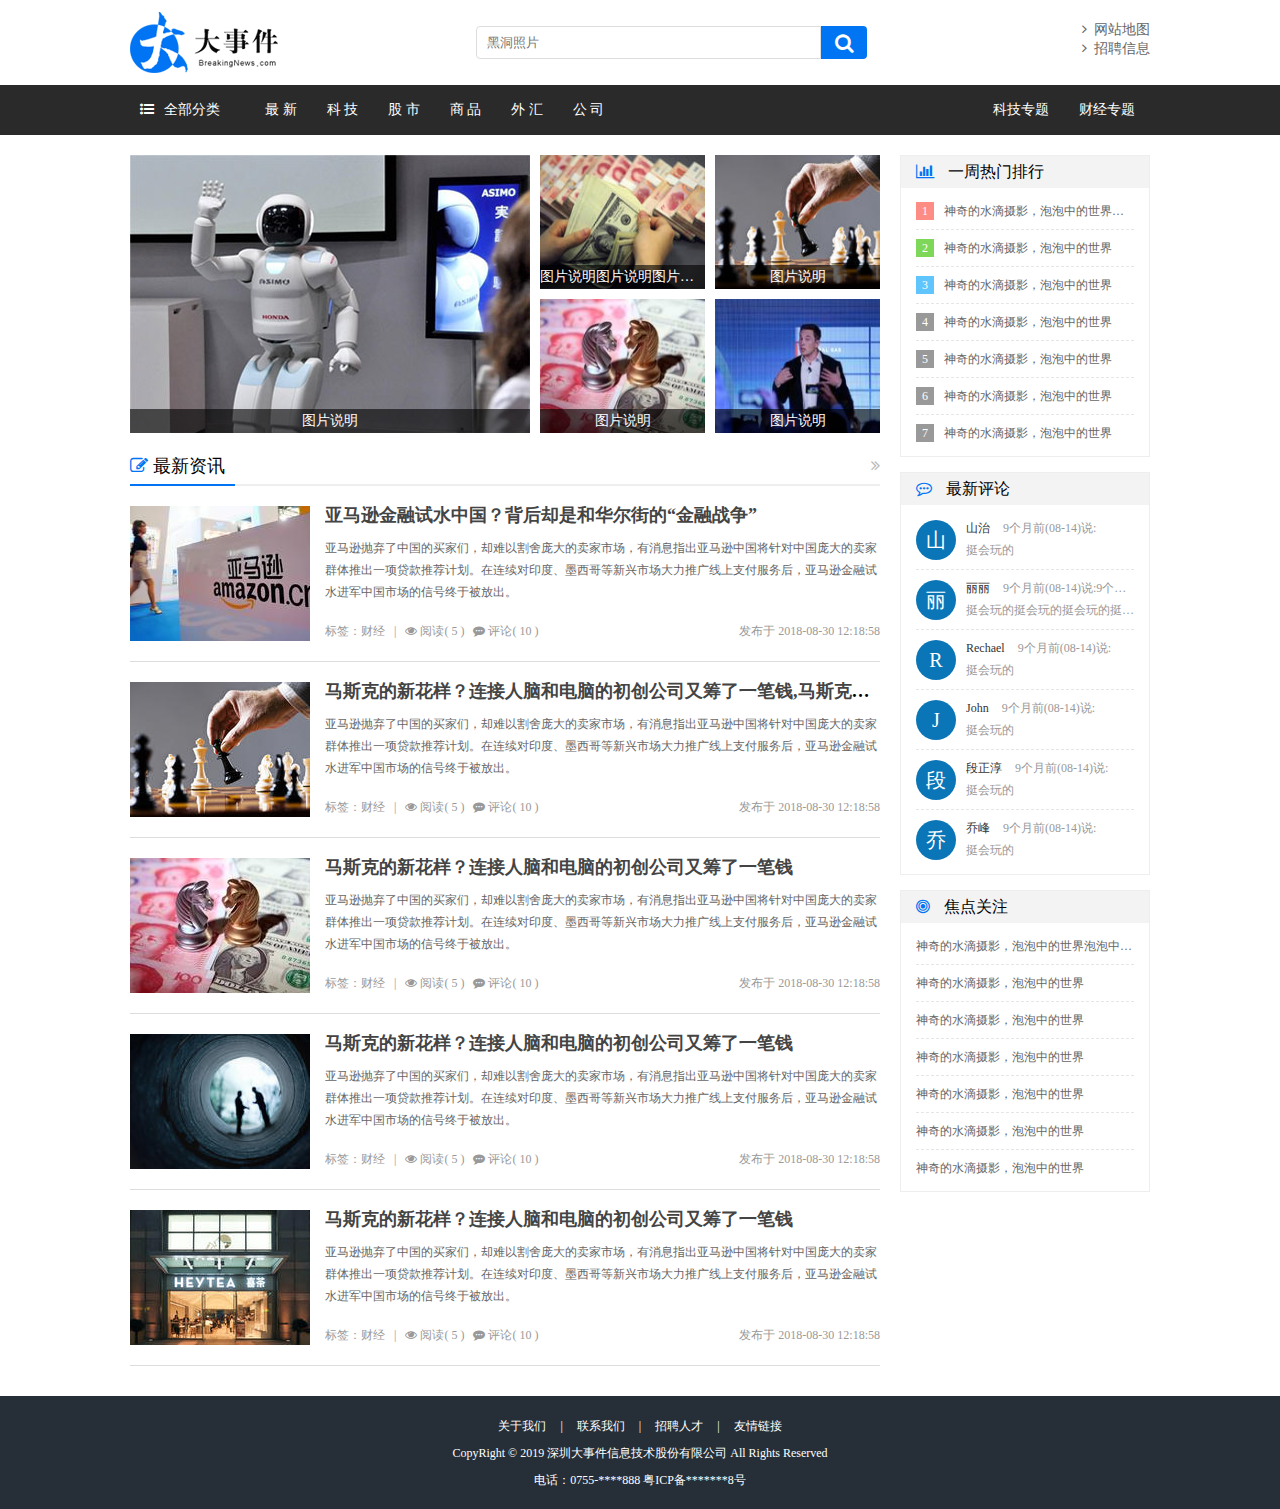
<file: index.html>
<!DOCTYPE html>
<html lang="en">

<head>
    <meta charset="UTF-8">
    <meta name="viewport" content="width=device-width, initial-scale=1.0">
    <meta http-equiv="X-UA-Compatible" content="ie=edge">
    <title>大事件-首页</title>
    <link rel="stylesheet" href="css/reset.css">
    <link rel="stylesheet" href="css/font-awesome.min.css">
    <link rel="stylesheet" href="css/main.css">
</head>

<body>
    <div class="header">
        <a href="#" class="logo fl"><img src="images/logo.png" alt="logo"></a>
        <div class="search_form fl">
            <input type="text" class="search_txt" placeholder="黑洞照片">
            <button class="search_btn"><i class="fa fa-search"></i></button>
        </div>
        <div class="link_info fr">
            <a href="#"><i class="fa fa-angle-right"></i>&nbsp;&nbsp;网站地图</a><br>
            <a href="#"><i class="fa fa-angle-right"></i>&nbsp;&nbsp;招聘信息</a>
        </div>
    </div>

    <div class="menu_con">
        <div class="menu">
            <div class="menu_collapse fl">
                <a href="javascript:;" class="level_one"><i class="fa fa-list-ul"></i>全部分类</a>
                <ul class="level_two">
                    <li class="up"></li>
                    <li><a href="./list.html">最 新</a></li>
                    <li><a href="./list.html">科 技</a></li>
                    <li><a href="./list.html">股 市</a></li>
                    <li><a href="./list.html">商 品</a></li>
                    <li><a href="./list.html">外 汇</a></li>
                    <li><a href="./list.html">公 司</a></li>
                </ul>
            </div>
            <ul class="left_menu fl">
                <li><a href="#">最 新</a></li>
                <li><a href="#">科 技</a></li>
                <li><a href="#">股 市</a></li>
                <li><a href="#">商 品</a></li>
                <li><a href="#">外 汇</a></li>
                <li><a href="#">公 司</a></li>
            </ul>
            <ul class="right_menu fr">
                <li><a href="#">科技专题</a></li>
                <li><a href="#">财经专题</a></li>
            </ul>
        </div>
    </div>

    <div class="main_con clearfix">
        <div class="left_con">
            <ul class="focus_list">
                <li class="first">
                    <a href="#"><img src="images/pic01.jpg" alt=""></a>
                    <p>图片说明</p>
                </li>
                <li>
                    <a href="#"><img src="images/pic02.jpg" alt=""></a>
                    <p>图片说明图片说明图片说明图片说明图片说明图片说明图片说明图片说明图片说明</p>
                </li>
                <li>
                    <a href="#"><img src="images/pic03.jpg" alt=""></a>
                    <p>图片说明</p>
                </li>
                <li>
                    <a href="#"><img src="images/pic05.jpg" alt=""></a>
                    <p>图片说明</p>
                </li>
                <li>
                    <a href="#"><img src="images/pic06.jpg" alt=""></a>
                    <p>图片说明</p>
                </li>
            </ul>

            <div class="common_title">
                <h3><i class="fa fa-edit"></i> 最新资讯</h3>
                <a href="#" class="more"><i class="fa fa-angle-double-right"></i></a>
            </div>

            <div class="common_news">
                <div class="common_news_list">
                    <a href="#" class="list_pic"><img src="images/pic09.jpg" alt=""></a>
                    <h4><a href="#">亚马逊金融试水中国？背后却是和华尔街的“金融战争” </a></h4>
                    <p>亚马逊抛弃了中国的买家们，却难以割舍庞大的卖家市场，有消息指出亚马逊中国将针对中国庞大的卖家群体推出一项贷款推荐计划。在连续对印度、墨西哥等新兴市场大力推广线上支付服务后，亚马逊金融试水进军中国市场的信号终于被放出。
                    </p>
                    <div class="new_info">
                        <span>标签：财经&nbsp;&nbsp;&nbsp;|&nbsp;&nbsp;&nbsp;<i class="fa fa-eye"></i>&nbsp;阅读( 5
                            )&nbsp;&nbsp;&nbsp;<i class="fa fa-commenting"></i>&nbsp;评论( 10 )</span>
                        <b>发布于 2018-08-30 12:18:58</b>
                    </div>
                </div>

                <div class="common_news_list">
                    <a href="#" class="list_pic"><img src="images/pic03.jpg" alt=""></a>
                    <h4><a href="#">马斯克的新花样？连接人脑和电脑的初创公司又筹了一笔钱,马斯克的新花样？连接人脑和电脑的初创公司又筹了一笔钱</a></h4>
                    <p>亚马逊抛弃了中国的买家们，却难以割舍庞大的卖家市场，有消息指出亚马逊中国将针对中国庞大的卖家群体推出一项贷款推荐计划。在连续对印度、墨西哥等新兴市场大力推广线上支付服务后，亚马逊金融试水进军中国市场的信号终于被放出。
                    </p>
                    <div class="new_info">
                        <span>标签：财经&nbsp;&nbsp;&nbsp;|&nbsp;&nbsp;&nbsp;<i class="fa fa-eye"></i>&nbsp;阅读( 5
                            )&nbsp;&nbsp;&nbsp;<i class="fa fa-commenting"></i>&nbsp;评论( 10 )</span>
                        <b>发布于 2018-08-30 12:18:58</b>
                    </div>
                </div>

                <div class="common_news_list">
                    <a href="#" class="list_pic"><img src="images/pic05.jpg" alt=""></a>
                    <h4><a href="#">马斯克的新花样？连接人脑和电脑的初创公司又筹了一笔钱</a></h4>
                    <p>亚马逊抛弃了中国的买家们，却难以割舍庞大的卖家市场，有消息指出亚马逊中国将针对中国庞大的卖家群体推出一项贷款推荐计划。在连续对印度、墨西哥等新兴市场大力推广线上支付服务后，亚马逊金融试水进军中国市场的信号终于被放出。
                    </p>
                    <div class="new_info">
                        <span>标签：财经&nbsp;&nbsp;&nbsp;|&nbsp;&nbsp;&nbsp;<i class="fa fa-eye"></i>&nbsp;阅读( 5
                            )&nbsp;&nbsp;&nbsp;<i class="fa fa-commenting"></i>&nbsp;评论( 10 )</span>
                        <b>发布于 2018-08-30 12:18:58</b>
                    </div>
                </div>

                <div class="common_news_list">
                    <a href="#" class="list_pic"><img src="images/pic07.jpg" alt=""></a>
                    <h4><a href="#">马斯克的新花样？连接人脑和电脑的初创公司又筹了一笔钱</a></h4>
                    <p>亚马逊抛弃了中国的买家们，却难以割舍庞大的卖家市场，有消息指出亚马逊中国将针对中国庞大的卖家群体推出一项贷款推荐计划。在连续对印度、墨西哥等新兴市场大力推广线上支付服务后，亚马逊金融试水进军中国市场的信号终于被放出。
                    </p>
                    <div class="new_info">
                        <span>标签：财经&nbsp;&nbsp;&nbsp;|&nbsp;&nbsp;&nbsp;<i class="fa fa-eye"></i>&nbsp;阅读( 5
                            )&nbsp;&nbsp;&nbsp;<i class="fa fa-commenting"></i>&nbsp;评论( 10 )</span>
                        <b>发布于 2018-08-30 12:18:58</b>
                    </div>
                </div>

                <div class="common_news_list">
                    <a href="#" class="list_pic"><img src="images/pic10.jpg" alt=""></a>
                    <h4><a href="#">马斯克的新花样？连接人脑和电脑的初创公司又筹了一笔钱</a></h4>
                    <p>亚马逊抛弃了中国的买家们，却难以割舍庞大的卖家市场，有消息指出亚马逊中国将针对中国庞大的卖家群体推出一项贷款推荐计划。在连续对印度、墨西哥等新兴市场大力推广线上支付服务后，亚马逊金融试水进军中国市场的信号终于被放出。
                    </p>
                    <div class="new_info">
                        <span>标签：财经&nbsp;&nbsp;&nbsp;|&nbsp;&nbsp;&nbsp;<i class="fa fa-eye"></i>&nbsp;阅读( 5
                            )&nbsp;&nbsp;&nbsp;<i class="fa fa-commenting"></i>&nbsp;评论( 10 )</span>
                        <b>发布于 2018-08-30 12:18:58</b>
                    </div>
                </div>
            </div>

        </div>
        <div class="right_con">
            <div class="common_wrap">
                <h3><i class="fa fa-bar-chart"></i> 一周热门排行</h3>
                <ul class="content_list hotrank_list">
                    <li><span class="first">1</span><a href="#">神奇的水滴摄影，泡泡中的世界泡泡中的世界</a></li>
                    <li><span class="second">2</span><a href="#">神奇的水滴摄影，泡泡中的世界</a></li>
                    <li><span class="third">3</span><a href="#">神奇的水滴摄影，泡泡中的世界</a></li>
                    <li><span>4</span><a href="#">神奇的水滴摄影，泡泡中的世界</a></li>
                    <li><span>5</span><a href="#">神奇的水滴摄影，泡泡中的世界</a></li>
                    <li><span>6</span><a href="#">神奇的水滴摄影，泡泡中的世界</a></li>
                    <li><span>7</span><a href="#">神奇的水滴摄影，泡泡中的世界</a></li>
                </ul>
            </div>
            <div class="common_wrap">
                <h3><i class="fa fa-commenting-o"></i> 最新评论</h3>
                <ul class="content_list comment_list">
                    <li>
                        <span>山</span>
                        <b><em>山治</em> 9个月前(08-14)说:</b>
                        <strong>挺会玩的</strong>
                    </li>
                    <li>
                        <span>丽</span>
                        <b><em>丽丽</em> 9个月前(08-14)说:9个月前(08-14)说:9个月前(08-14)说:</b>
                        <strong>挺会玩的挺会玩的挺会玩的挺会玩的</strong>
                    </li>
                    <li>
                        <span>R</span>
                        <b><em>Rechael</em> 9个月前(08-14)说:</b>
                        <strong>挺会玩的</strong>
                    </li>
                    <li>
                        <span>J</span>
                        <b><em>John</em> 9个月前(08-14)说:</b>
                        <strong>挺会玩的</strong>
                    </li>
                    <li>
                        <span>段</span>
                        <b><em>段正淳</em> 9个月前(08-14)说:</b>
                        <strong>挺会玩的</strong>
                    </li>
                    <li>
                        <span>乔</span>
                        <b><em>乔峰</em> 9个月前(08-14)说:</b>
                        <strong>挺会玩的</strong>
                    </li>
                </ul>
            </div>
            <div class="common_wrap">
                <h3><i class="fa fa-bullseye"></i> 焦点关注</h3>
                <ul class="content_list guanzhu_list">
                    <li><a href="#">神奇的水滴摄影，泡泡中的世界泡泡中的世界</a></li>
                    <li><a href="#">神奇的水滴摄影，泡泡中的世界</a></li>
                    <li><a href="#">神奇的水滴摄影，泡泡中的世界</a></li>
                    <li><a href="#">神奇的水滴摄影，泡泡中的世界</a></li>
                    <li><a href="#">神奇的水滴摄影，泡泡中的世界</a></li>
                    <li><a href="#">神奇的水滴摄影，泡泡中的世界</a></li>
                    <li><a href="#">神奇的水滴摄影，泡泡中的世界</a></li>
                </ul>
            </div>
        </div>
    </div>

    <div class="footer clearfix">
        <div class="foot_link">
            <a href="#">关于我们</a>
            <span>|</span>
            <a href="#">联系我们</a>
            <span>|</span>
            <a href="#">招聘人才</a>
            <span>|</span>
            <a href="#">友情链接</a>
        </div>
        <p>CopyRight © 2019 深圳大事件信息技术股份有限公司 All Rights Reserved</p>
        <p>电话：0755-****888 粤ICP备*******8号</p>
    </div>

    <!-- 导入模板引擎js文件 -->
    <script src="./js/template-web.js"></script>
    <!-- 引入jq文件 -->
    <script src="./js/jquery-1.12.4.min.js"></script>
</body>

</html>
</file>
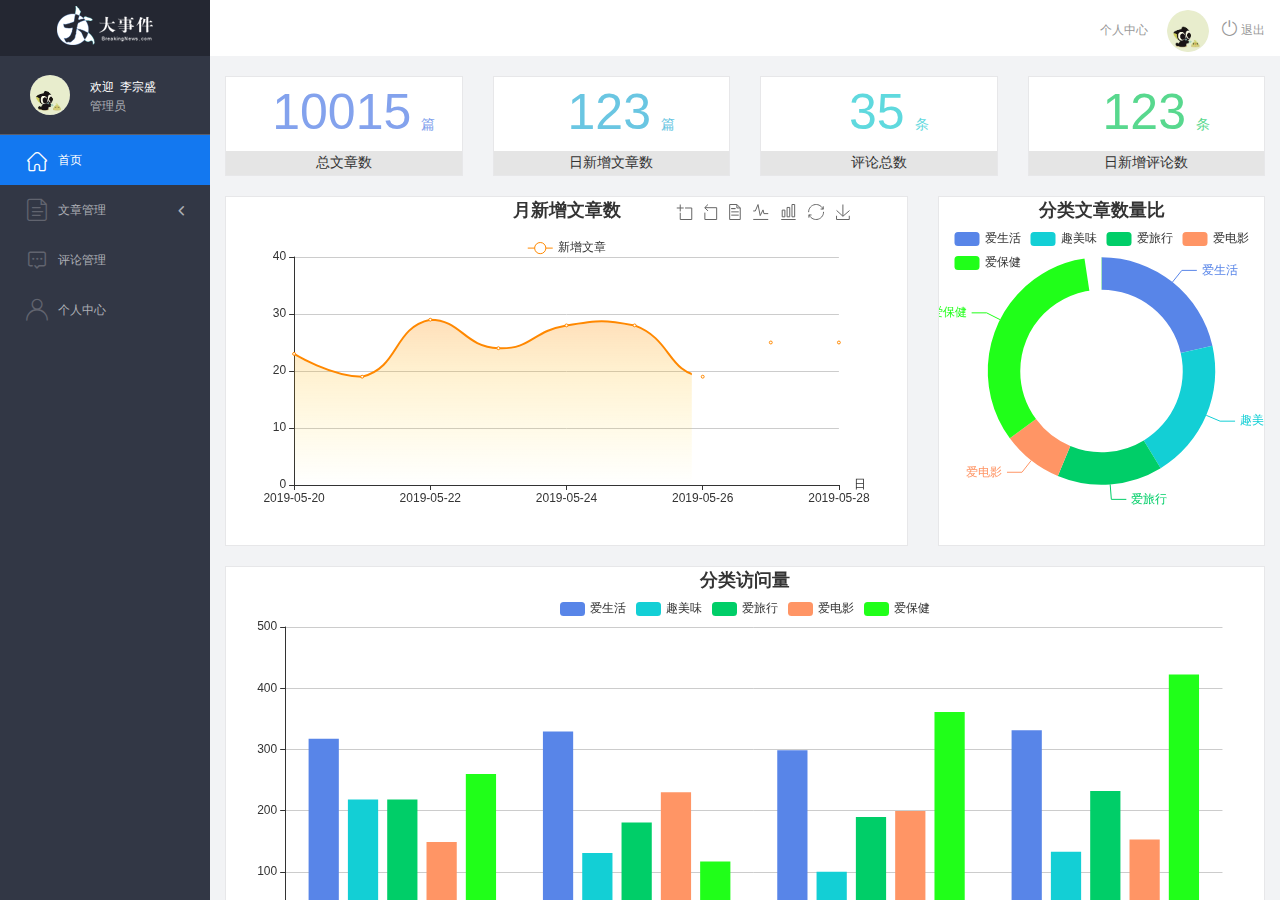
<file: admin/index.html>
<!DOCTYPE html>
<html lang="en">

<head>
  <meta charset="UTF-8">
  <meta name="viewport" content="width=device-width, initial-scale=1.0">
  <meta http-equiv="X-UA-Compatible" content="ie=edge">
  <title>大事件-后台首页</title>
  <link rel="stylesheet" href="./libs/bootstrap/css/bootstrap.min.css">
  <link rel="stylesheet" href="css/reset.css">
  <link rel="stylesheet" href="css/iconfont.css">
  <link rel="stylesheet" href="css/main.css">
  <script src="./libs/jquery-1.12.4.min.js"></script>
  <!-- 导入bootstrap的js文件 -->
  <script src="./libs/bootstrap/js/bootstrap.min.js"></script>
</head>

<body>
  <div class="sider">
    <a href="#" class="logo"><img src="images/logo02.png" alt="logo"></a>
    <div class="user_info">
      <img src="images/2.jpg" alt="person">
      <span>欢迎&nbsp;&nbsp;李宗盛</span>
      <b>管理员</b>
    </div>
    <!-- 左侧导航栏 -->
    <div class="menu">
      <div class="level01 active"><a href="../admin/main_count.html" target="main_frame"><i
                        class="iconfont icon-yidiandiantubiao04"></i><span>首页</span></a></div>
      <div class="level01"><a href="#"><i class="iconfont icon-icon-article"></i><span>文章管理</span><b
                        class="iconfont icon-arrowdownl"></b></a></div>
      <ul class="level02">
        <li><a href="../admin/article_list.html" target="main_frame"><i class="iconfont icon-previewright"></i><span>文章列表</span></a></li>
        <li><a href="../admin/article_release.html" target="main_frame"><i class="iconfont icon-previewright"></i><span>发表文章</span></a></li>
        <li><a href="../admin/article_category.html" target="main_frame"><i class="iconfont icon-previewright"></i><span>文章类别管理</span></a>
        </li>
      </ul>

      <div class="level01"><a href="../admin/comment_list.html" target="main_frame"><i
                        class="iconfont icon-comment"></i><span>评论管理</span></a></div>
      <div class="level01" id="user"><a href="../admin/user.html" target="main_frame"><i
                        class="iconfont icon-user"></i><span>个人中心</span></a></div>
    </div>
    <!-- 顶部栏 -->
    <div class="header_bar">
      <div class="user_center_link">
        <a href="./user.html" target="main_frame">个人中心</a>
        <img src="images/2.jpg" alt="person">
        <a href="javascript:void(0)" class="logout"><i class="iconfont icon-tuichu"></i> 退出</a>
      </div>
    </div>
    <!-- 右侧主体内容 -->
    <div class="main" id="main_body">
      <!-- 嵌套iframe标签  设置样式  css文件中 设置主体 -->
      <!-- 再修改a 标签的地址 -->
      <!-- 使用iframe 页面中也一定有a 标签 页面都再主页中显示  
        给iframe设置name属性  给a标签设置target 属性 其属性值就是iframe 的name属性值 -->
      <iframe name="main_frame" src="../admin/main_count.html" frameborder="0"></iframe>

    </div>
  </div>

  <script>
    $(function() {
      //    点击文章管理展示下面的列表  使用slideToggle 动画效果 折叠的时候 点击会从上往下展开
      // 展开的时候点击会从下往上折叠起来
      // 获取
      $('.menu .level01:nth-child(2)').click(function() {
        $(this).siblings('.level02').slideToggle();
        //   $(this).find('.icon-arrowdownl').css('transform', 'rotate(45+"deg")');
      })

      // 登录成功之后 进入首页获取用户信息  调用接口...................
      $.ajax({
        url: BigNew.user_info,
        success: function(backData) {
          console.log(backData);
          $('.user_info>img').attr('src', backData.data.userPic)
          $('.user_info>span').text(backData.data.nickname);
          $('.user_center_link>img').attr('src', backData.data.userPic)
        }

      })

      // 退出功能......................................
      // 退出的标签在首页 所以在首页写代码,不需要调用接口 直接删除本地信息即可 返回登录页面
      $('.logout').click(function() {
        // 友好提示 询问框
        if (confirm('你真的不爱我了吗')) {
          localStorage.removeItem('token');
          location.href = '../admin/login.html';
        }
      })
    })
  </script>
</body>

</html>
</file>
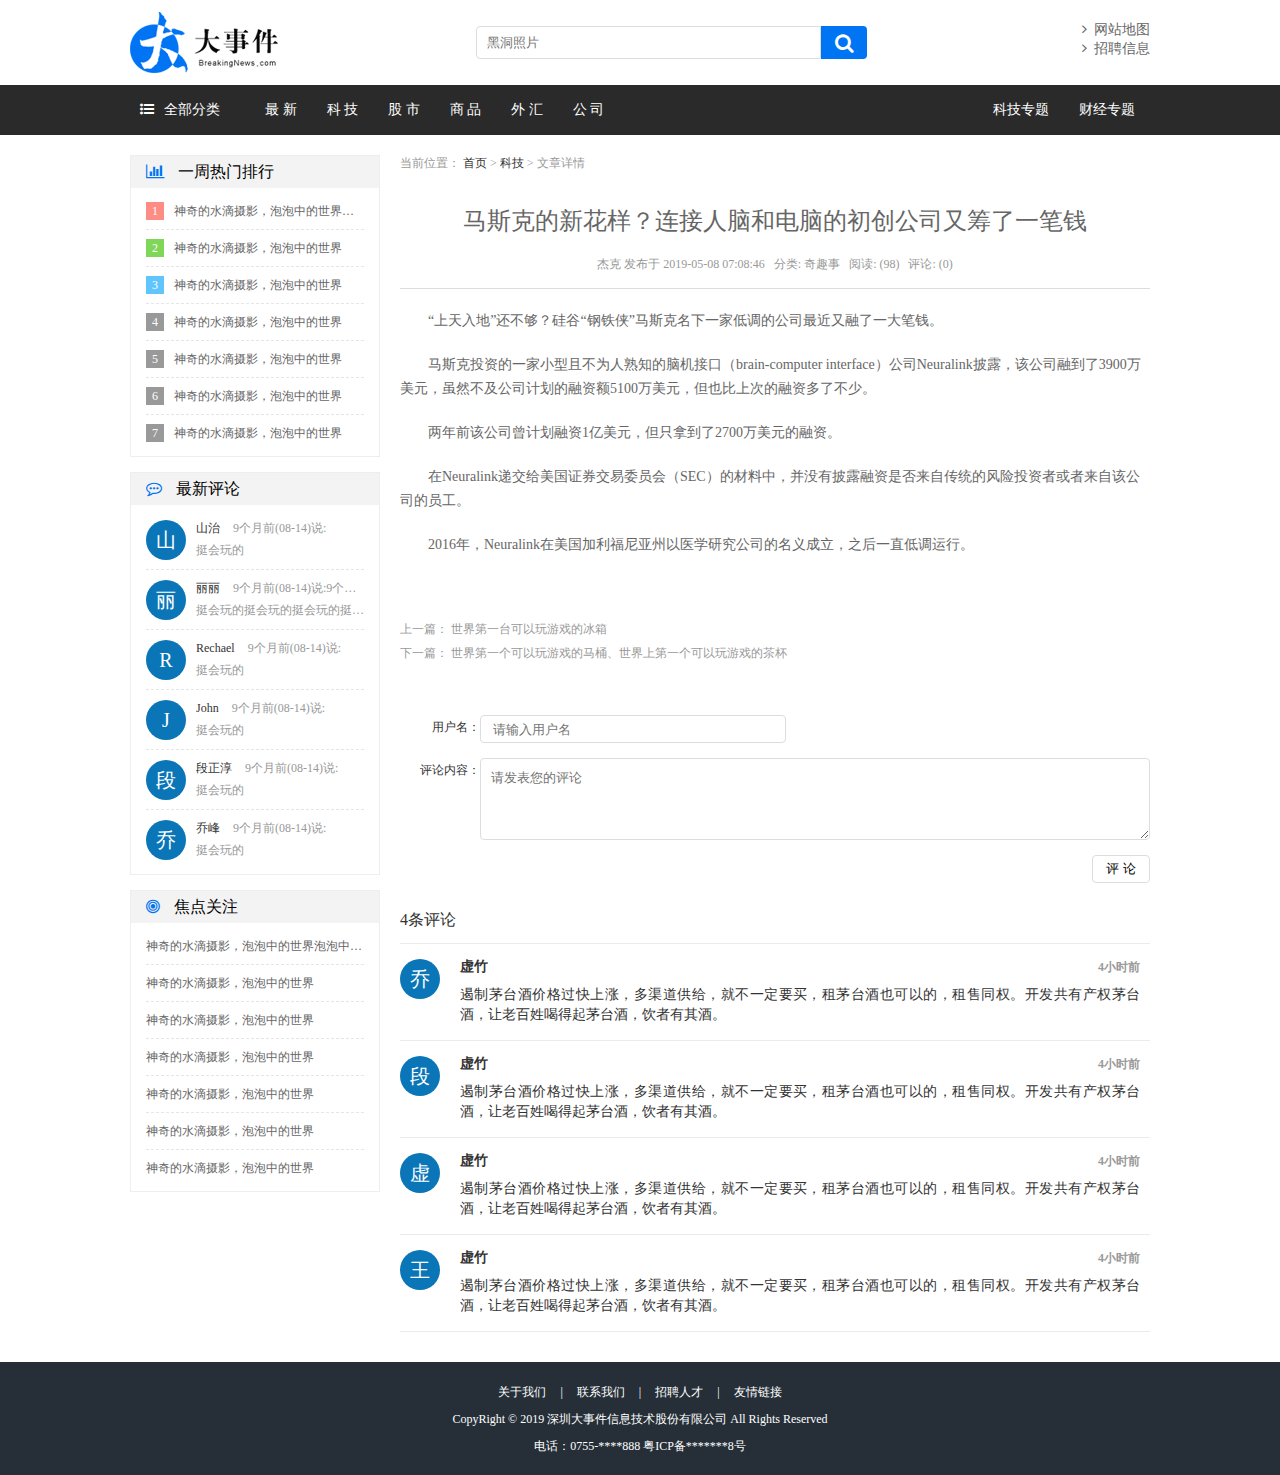
<file: article.html>
<!DOCTYPE html>
<html lang="en">

<head>
    <meta charset="UTF-8">
    <meta name="viewport" content="width=device-width, initial-scale=1.0">
    <meta http-equiv="X-UA-Compatible" content="ie=edge">
    <title>大事件-文章</title>
    <link rel="stylesheet" type="text/css" href="css/reset.css">
    <link rel="stylesheet" href="css/font-awesome.min.css">
    <link rel="stylesheet" type="text/css" href="css/main.css">
</head>

<body>
    <div class="header">
        <a href="#" class="logo fl"><img src="images/logo.png" alt="logo"></a>
        <div class="search_form fl">
            <input type="text" class="search_txt" placeholder="黑洞照片">
            <button class="search_btn"><i class="fa fa-search"></i></button>
        </div>
        <div class="link_info fr">
            <a href="#"><i class="fa fa-angle-right"></i>&nbsp;&nbsp;网站地图</a><br>
            <a href="#"><i class="fa fa-angle-right"></i>&nbsp;&nbsp;招聘信息</a>
        </div>
    </div>

    <div class="menu_con">
        <div class="menu">
            <div class="menu_collapse fl">
                <a href="javascript:;" class="level_one"><i class="fa fa-list-ul"></i>全部分类</a>
                <ul class="level_two">
                    <li class="up"></li>
                    <li><a href="#">最 新</a></li>
                    <li><a href="#">科 技</a></li>
                    <li><a href="#">股 市</a></li>
                    <li><a href="#">商 品</a></li>
                    <li><a href="#">外 汇</a></li>
                    <li><a href="#">公 司</a></li>
                </ul>
            </div>
            <ul class="left_menu fl">
                <li><a href="#">最 新</a></li>
                <li><a href="#">科 技</a></li>
                <li><a href="#">股 市</a></li>
                <li><a href="#">商 品</a></li>
                <li><a href="#">外 汇</a></li>
                <li><a href="#">公 司</a></li>
            </ul>
            <ul class="right_menu fr">
                <li><a href="#">科技专题</a></li>
                <li><a href="#">财经专题</a></li>
            </ul>
        </div>
    </div>

    <div class="main_con clearfix">
        <div class="left_con setfr">
            <div class="breadcrumb">
                当前位置： <a href="#">首页</a> &gt; <a href="#">科技</a> &gt; 文章详情
            </div>
            <h3 class="article_title">马斯克的新花样？连接人脑和电脑的初创公司又筹了一笔钱</h3>
            <div class="article_info">杰克 发布于 2019-05-08 07:08:46&nbsp;&nbsp;&nbsp;分类: 奇趣事&nbsp;&nbsp;&nbsp;阅读:
                (98)&nbsp;&nbsp;&nbsp;评论: (0)</div>
            <div class="article_con">

                <p>“上天入地”还不够？硅谷“钢铁侠”马斯克名下一家低调的公司最近又融了一大笔钱。</p>

                <p>马斯克投资的一家小型且不为人熟知的脑机接口（brain-computer
                    interface）公司Neuralink披露，该公司融到了3900万美元，虽然不及公司计划的融资额5100万美元，但也比上次的融资多了不少。</p>

                <p>两年前该公司曾计划融资1亿美元，但只拿到了2700万美元的融资。</p>

                <p>在Neuralink递交给美国证券交易委员会（SEC）的材料中，并没有披露融资是否来自传统的风险投资者或者来自该公司的员工。</p>

                <p>2016年，Neuralink在美国加利福尼亚州以医学研究公司的名义成立，之后一直低调运行。</p>

            </div>
            <div class="article_links">
                上一篇： <a href="#">世界第一台可以玩游戏的冰箱</a><br>
                下一篇： <a href="#">世界第一个可以玩游戏的马桶、世界上第一个可以玩游戏的茶杯</a>
            </div>

            <form action="" class="comment_form">
                <div class="form_group">
                    <label>用户名：</label>
                    <input type="text" placeholder="请输入用户名" class="comment_name">
                </div>
                <div class="form_group">
                    <label>评论内容：</label>
                    <textarea placeholder="请发表您的评论" class="comment_input"></textarea>
                </div>
                <div class="form_group">
                    <input type="submit" name="" value="评 论" class="comment_sub"></div>
            </form>

            <div class="comment_count">
                4条评论
            </div>

            <div class="comment_list_con">
                <div class="comment_detail_list">
                    <div class="person_pic fl">乔</div>
                    <div class="name_time fl"><b>虚竹</b><span>4小时前</span></div>
                    <div class="comment_text fl">
                        遏制茅台酒价格过快上涨，多渠道供给，就不一定要买，租茅台酒也可以的，租售同权。开发共有产权茅台酒，让老百姓喝得起茅台酒，饮者有其酒。
                    </div>
                </div>
                <div class="comment_detail_list">
                    <div class="person_pic fl">段</div>
                    <div class="name_time fl"><b>虚竹</b><span>4小时前</span></div>
                    <div class="comment_text fl">
                        遏制茅台酒价格过快上涨，多渠道供给，就不一定要买，租茅台酒也可以的，租售同权。开发共有产权茅台酒，让老百姓喝得起茅台酒，饮者有其酒。
                    </div>
                </div>
                <div class="comment_detail_list">
                    <div class="person_pic fl">虚</div>
                    <div class="name_time fl"><b>虚竹</b><span>4小时前</span></div>
                    <div class="comment_text fl">
                        遏制茅台酒价格过快上涨，多渠道供给，就不一定要买，租茅台酒也可以的，租售同权。开发共有产权茅台酒，让老百姓喝得起茅台酒，饮者有其酒。
                    </div>
                </div>
                <div class="comment_detail_list">
                    <div class="person_pic fl">王</div>
                    <div class="name_time fl"><b>虚竹</b><span>4小时前</span></div>
                    <div class="comment_text fl">
                        遏制茅台酒价格过快上涨，多渠道供给，就不一定要买，租茅台酒也可以的，租售同权。开发共有产权茅台酒，让老百姓喝得起茅台酒，饮者有其酒。
                    </div>
                </div>
            </div>
        </div>
        <div class="right_con setfl">
            <div class="common_wrap">
                <h3><i class="fa fa-bar-chart"></i> 一周热门排行</h3>
                <ul class="content_list">
                    <li><span class="first">1</span><a href="#">神奇的水滴摄影，泡泡中的世界泡泡中的世界</a></li>
                    <li><span class="second">2</span><a href="#">神奇的水滴摄影，泡泡中的世界</a></li>
                    <li><span class="third">3</span><a href="#">神奇的水滴摄影，泡泡中的世界</a></li>
                    <li><span>4</span><a href="#">神奇的水滴摄影，泡泡中的世界</a></li>
                    <li><span>5</span><a href="#">神奇的水滴摄影，泡泡中的世界</a></li>
                    <li><span>6</span><a href="#">神奇的水滴摄影，泡泡中的世界</a></li>
                    <li><span>7</span><a href="#">神奇的水滴摄影，泡泡中的世界</a></li>
                </ul>
            </div>
            <div class="common_wrap">
                <h3><i class="fa fa-commenting-o"></i> 最新评论</h3>
                <ul class="content_list comment_list">
                    <li>
                        <span>山</span>
                        <b><em>山治</em> 9个月前(08-14)说:</b>
                        <strong>挺会玩的</strong>
                    </li>
                    <li>
                        <span>丽</span>
                        <b><em>丽丽</em> 9个月前(08-14)说:9个月前(08-14)说:9个月前(08-14)说:</b>
                        <strong>挺会玩的挺会玩的挺会玩的挺会玩的</strong>
                    </li>
                    <li>
                        <span>R</span>
                        <b><em>Rechael</em> 9个月前(08-14)说:</b>
                        <strong>挺会玩的</strong>
                    </li>
                    <li>
                        <span>J</span>
                        <b><em>John</em> 9个月前(08-14)说:</b>
                        <strong>挺会玩的</strong>
                    </li>
                    <li>
                        <span>段</span>
                        <b><em>段正淳</em> 9个月前(08-14)说:</b>
                        <strong>挺会玩的</strong>
                    </li>
                    <li>
                        <span>乔</span>
                        <b><em>乔峰</em> 9个月前(08-14)说:</b>
                        <strong>挺会玩的</strong>
                    </li>
                </ul>
            </div>
            <div class="common_wrap">
                <h3><i class="fa fa-bullseye"></i> 焦点关注</h3>
                <ul class="content_list guanzhu_list">
                    <li><a href="#">神奇的水滴摄影，泡泡中的世界泡泡中的世界</a></li>
                    <li><a href="#">神奇的水滴摄影，泡泡中的世界</a></li>
                    <li><a href="#">神奇的水滴摄影，泡泡中的世界</a></li>
                    <li><a href="#">神奇的水滴摄影，泡泡中的世界</a></li>
                    <li><a href="#">神奇的水滴摄影，泡泡中的世界</a></li>
                    <li><a href="#">神奇的水滴摄影，泡泡中的世界</a></li>
                    <li><a href="#">神奇的水滴摄影，泡泡中的世界</a></li>
                </ul>
            </div>
        </div>
    </div>

    <div class="footer clearfix">
        <div class="foot_link">
            <a href="#">关于我们</a>
            <span>|</span>
            <a href="#">联系我们</a>
            <span>|</span>
            <a href="#">招聘人才</a>
            <span>|</span>
            <a href="#">友情链接</a>
        </div>
        <p>CopyRight © 2019 深圳大事件信息技术股份有限公司 All Rights Reserved</p>
        <p>电话：0755-****888 粤ICP备*******8号</p>
    </div>

    <!-- 引入模板引擎js文件 -->
    <script src="./js/template-web.js"></script>
    <script src="./js/jquery-1.12.4.min.js"></script>

</body>

</html>
</file>
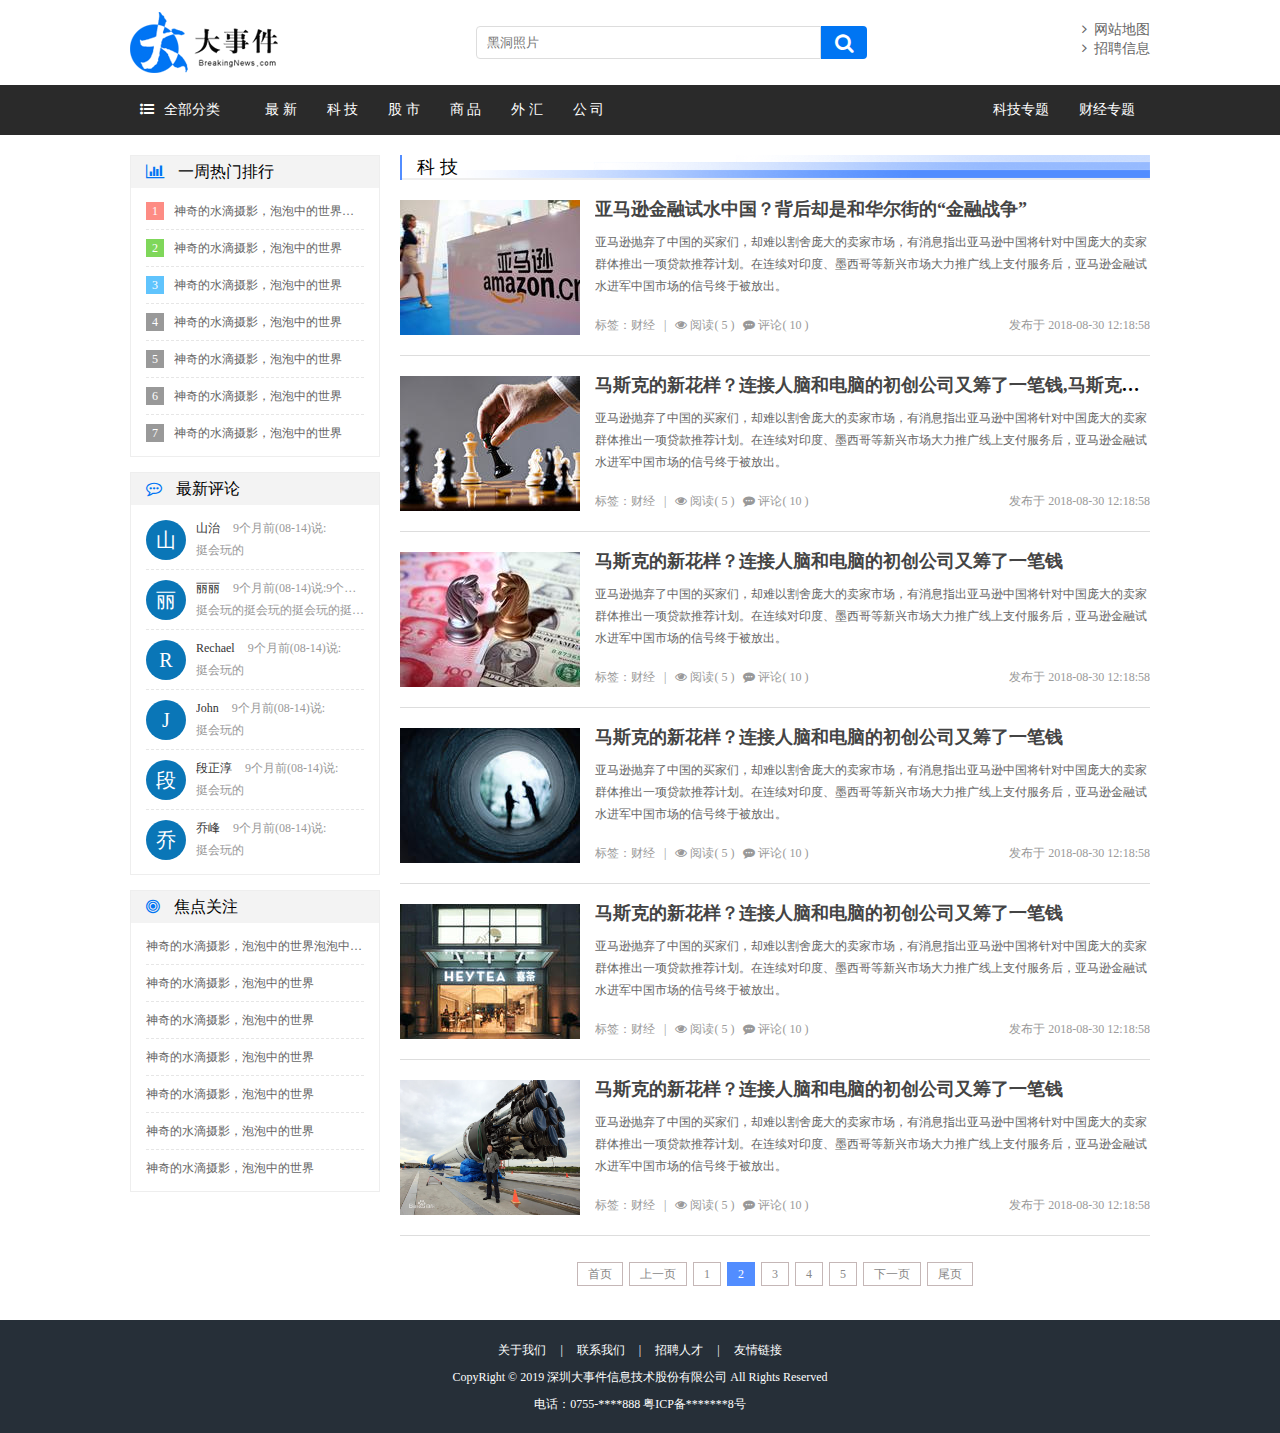
<file: list.html>
<!DOCTYPE html>
<html lang="en">

<head>
    <meta charset="UTF-8">
    <meta name="viewport" content="width=device-width, initial-scale=1.0">
    <meta http-equiv="X-UA-Compatible" content="ie=edge">
    <title>大事件-列表页</title>
    <link rel="stylesheet" type="text/css" href="css/reset.css">
    <link rel="stylesheet" href="css/font-awesome.min.css">
    <link rel="stylesheet" type="text/css" href="css/jquery.pagination.css">
    <link rel="stylesheet" type="text/css" href="css/main.css">
    <script type="text/javascript" src="js/jquery-1.12.4.min.js"></script>
    <script type="text/javascript" src="js/jquery.pagination.min.js"></script>
</head>

<body>
    <div class="header">
        <a href="#" class="logo fl"><img src="images/logo.png" alt="logo"></a>
        <div class="search_form fl">
            <input type="text" class="search_txt" placeholder="黑洞照片">
            <button class="search_btn"><i class="fa fa-search"></i></button>
        </div>
        <div class="link_info fr">
            <a href="#"><i class="fa fa-angle-right"></i>&nbsp;&nbsp;网站地图</a><br>
            <a href="#"><i class="fa fa-angle-right"></i>&nbsp;&nbsp;招聘信息</a>
        </div>
    </div>

    <div class="menu_con">
        <div class="menu">
            <div class="menu_collapse fl">
                <a href="javascript:;" class="level_one"><i class="fa fa-list-ul"></i>全部分类</a>
                <ul class="level_two">
                    <li class="up"></li>
                    <li><a href="#">最 新</a></li>
                    <li><a href="#">科 技</a></li>
                    <li><a href="#">股 市</a></li>
                    <li><a href="#">商 品</a></li>
                    <li><a href="#">外 汇</a></li>
                    <li><a href="#">公 司</a></li>
                </ul>
            </div>
            <ul class="left_menu fl">
                <li><a href="#">最 新</a></li>
                <li><a href="#">科 技</a></li>
                <li><a href="#">股 市</a></li>
                <li><a href="#">商 品</a></li>
                <li><a href="#">外 汇</a></li>
                <li><a href="#">公 司</a></li>
            </ul>
            <ul class="right_menu fr">
                <li><a href="#">科技专题</a></li>
                <li><a href="#">财经专题</a></li>
            </ul>
        </div>
    </div>

    <div class="main_con clearfix">
        <div class="left_con setfr">

            <div class="list_title">
                <h3>科 技</h3>
            </div>

            <div class="common_news_list">
                <a href="#" class="list_pic"><img src="images/pic09.jpg" alt=""></a>
                <h4><a href="#">亚马逊金融试水中国？背后却是和华尔街的“金融战争” </a></h4>
                <p>亚马逊抛弃了中国的买家们，却难以割舍庞大的卖家市场，有消息指出亚马逊中国将针对中国庞大的卖家群体推出一项贷款推荐计划。在连续对印度、墨西哥等新兴市场大力推广线上支付服务后，亚马逊金融试水进军中国市场的信号终于被放出。
                </p>
                <div class="new_info">
                    <span>标签：财经&nbsp;&nbsp;&nbsp;|&nbsp;&nbsp;&nbsp;<i class="fa fa-eye"></i>&nbsp;阅读( 5
                        )&nbsp;&nbsp;&nbsp;<i class="fa fa-commenting"></i>&nbsp;评论( 10 )</span>
                    <b>发布于 2018-08-30 12:18:58</b>
                </div>
            </div>

            <div class="common_news_list">
                <a href="#" class="list_pic"><img src="images/pic03.jpg" alt=""></a>
                <h4><a href="#">马斯克的新花样？连接人脑和电脑的初创公司又筹了一笔钱,马斯克的新花样？连接人脑和电脑的初创公司又筹了一笔钱</a></h4>
                <p>亚马逊抛弃了中国的买家们，却难以割舍庞大的卖家市场，有消息指出亚马逊中国将针对中国庞大的卖家群体推出一项贷款推荐计划。在连续对印度、墨西哥等新兴市场大力推广线上支付服务后，亚马逊金融试水进军中国市场的信号终于被放出。
                </p>
                <div class="new_info">
                    <span>标签：财经&nbsp;&nbsp;&nbsp;|&nbsp;&nbsp;&nbsp;<i class="fa fa-eye"></i>&nbsp;阅读( 5
                        )&nbsp;&nbsp;&nbsp;<i class="fa fa-commenting"></i>&nbsp;评论( 10 )</span>
                    <b>发布于 2018-08-30 12:18:58</b>
                </div>
            </div>

            <div class="common_news_list">
                <a href="#" class="list_pic"><img src="images/pic05.jpg" alt=""></a>
                <h4><a href="#">马斯克的新花样？连接人脑和电脑的初创公司又筹了一笔钱</a></h4>
                <p>亚马逊抛弃了中国的买家们，却难以割舍庞大的卖家市场，有消息指出亚马逊中国将针对中国庞大的卖家群体推出一项贷款推荐计划。在连续对印度、墨西哥等新兴市场大力推广线上支付服务后，亚马逊金融试水进军中国市场的信号终于被放出。
                </p>
                <div class="new_info">
                    <span>标签：财经&nbsp;&nbsp;&nbsp;|&nbsp;&nbsp;&nbsp;<i class="fa fa-eye"></i>&nbsp;阅读( 5
                        )&nbsp;&nbsp;&nbsp;<i class="fa fa-commenting"></i>&nbsp;评论( 10 )</span>
                    <b>发布于 2018-08-30 12:18:58</b>
                </div>
            </div>

            <div class="common_news_list">
                <a href="#" class="list_pic"><img src="images/pic07.jpg" alt=""></a>
                <h4><a href="#">马斯克的新花样？连接人脑和电脑的初创公司又筹了一笔钱</a></h4>
                <p>亚马逊抛弃了中国的买家们，却难以割舍庞大的卖家市场，有消息指出亚马逊中国将针对中国庞大的卖家群体推出一项贷款推荐计划。在连续对印度、墨西哥等新兴市场大力推广线上支付服务后，亚马逊金融试水进军中国市场的信号终于被放出。
                </p>
                <div class="new_info">
                    <span>标签：财经&nbsp;&nbsp;&nbsp;|&nbsp;&nbsp;&nbsp;<i class="fa fa-eye"></i>&nbsp;阅读( 5
                        )&nbsp;&nbsp;&nbsp;<i class="fa fa-commenting"></i>&nbsp;评论( 10 )</span>
                    <b>发布于 2018-08-30 12:18:58</b>
                </div>
            </div>

            <div class="common_news_list">
                <a href="#" class="list_pic"><img src="images/pic10.jpg" alt=""></a>
                <h4><a href="#">马斯克的新花样？连接人脑和电脑的初创公司又筹了一笔钱</a></h4>
                <p>亚马逊抛弃了中国的买家们，却难以割舍庞大的卖家市场，有消息指出亚马逊中国将针对中国庞大的卖家群体推出一项贷款推荐计划。在连续对印度、墨西哥等新兴市场大力推广线上支付服务后，亚马逊金融试水进军中国市场的信号终于被放出。
                </p>
                <div class="new_info">
                    <span>标签：财经&nbsp;&nbsp;&nbsp;|&nbsp;&nbsp;&nbsp;<i class="fa fa-eye"></i>&nbsp;阅读( 5
                        )&nbsp;&nbsp;&nbsp;<i class="fa fa-commenting"></i>&nbsp;评论( 10 )</span>
                    <b>发布于 2018-08-30 12:18:58</b>
                </div>
            </div>

            <div class="common_news_list">
                <a href="#" class="list_pic"><img src="images/pic04.jpg" alt=""></a>
                <h4><a href="#">马斯克的新花样？连接人脑和电脑的初创公司又筹了一笔钱</a></h4>
                <p>亚马逊抛弃了中国的买家们，却难以割舍庞大的卖家市场，有消息指出亚马逊中国将针对中国庞大的卖家群体推出一项贷款推荐计划。在连续对印度、墨西哥等新兴市场大力推广线上支付服务后，亚马逊金融试水进军中国市场的信号终于被放出。
                </p>
                <div class="new_info">
                    <span>标签：财经&nbsp;&nbsp;&nbsp;|&nbsp;&nbsp;&nbsp;<i class="fa fa-eye"></i>&nbsp;阅读( 5
                        )&nbsp;&nbsp;&nbsp;<i class="fa fa-commenting"></i>&nbsp;评论( 10 )</span>
                    <b>发布于 2018-08-30 12:18:58</b>
                </div>
            </div>

            <div id="pagination" class="page"></div>
            <script>
                $(function () {
                    $("#pagination").pagination({
                        currentPage: 2,
                        totalPage: 8,
                        callback: function (current) {
                            alert('ok!');
                        }
                    });
                });
            </script>

        </div>
        <div class="right_con setfl">
            <div class="common_wrap">
                <h3><i class="fa fa-bar-chart"></i> 一周热门排行</h3>
                <ul class="content_list">
                    <li><span class="first">1</span><a href="#">神奇的水滴摄影，泡泡中的世界泡泡中的世界</a></li>
                    <li><span class="second">2</span><a href="#">神奇的水滴摄影，泡泡中的世界</a></li>
                    <li><span class="third">3</span><a href="#">神奇的水滴摄影，泡泡中的世界</a></li>
                    <li><span>4</span><a href="#">神奇的水滴摄影，泡泡中的世界</a></li>
                    <li><span>5</span><a href="#">神奇的水滴摄影，泡泡中的世界</a></li>
                    <li><span>6</span><a href="#">神奇的水滴摄影，泡泡中的世界</a></li>
                    <li><span>7</span><a href="#">神奇的水滴摄影，泡泡中的世界</a></li>
                </ul>
            </div>
            <div class="common_wrap">
                <h3><i class="fa fa-commenting-o"></i> 最新评论</h3>
                <ul class="content_list comment_list">
                    <li>
                        <span>山</span>
                        <b><em>山治</em> 9个月前(08-14)说:</b>
                        <strong>挺会玩的</strong>
                    </li>
                    <li>
                        <span>丽</span>
                        <b><em>丽丽</em> 9个月前(08-14)说:9个月前(08-14)说:9个月前(08-14)说:</b>
                        <strong>挺会玩的挺会玩的挺会玩的挺会玩的</strong>
                    </li>
                    <li>
                        <span>R</span>
                        <b><em>Rechael</em> 9个月前(08-14)说:</b>
                        <strong>挺会玩的</strong>
                    </li>
                    <li>
                        <span>J</span>
                        <b><em>John</em> 9个月前(08-14)说:</b>
                        <strong>挺会玩的</strong>
                    </li>
                    <li>
                        <span>段</span>
                        <b><em>段正淳</em> 9个月前(08-14)说:</b>
                        <strong>挺会玩的</strong>
                    </li>
                    <li>
                        <span>乔</span>
                        <b><em>乔峰</em> 9个月前(08-14)说:</b>
                        <strong>挺会玩的</strong>
                    </li>
                </ul>
            </div>
            <div class="common_wrap">
                <h3><i class="fa fa-bullseye"></i> 焦点关注</h3>
                <ul class="content_list guanzhu_list">
                    <li><a href="#">神奇的水滴摄影，泡泡中的世界泡泡中的世界</a></li>
                    <li><a href="#">神奇的水滴摄影，泡泡中的世界</a></li>
                    <li><a href="#">神奇的水滴摄影，泡泡中的世界</a></li>
                    <li><a href="#">神奇的水滴摄影，泡泡中的世界</a></li>
                    <li><a href="#">神奇的水滴摄影，泡泡中的世界</a></li>
                    <li><a href="#">神奇的水滴摄影，泡泡中的世界</a></li>
                    <li><a href="#">神奇的水滴摄影，泡泡中的世界</a></li>
                </ul>
            </div>
        </div>
    </div>

    <div class="footer clearfix">
        <div class="foot_link">
            <a href="#">关于我们</a>
            <span>|</span>
            <a href="#">联系我们</a>
            <span>|</span>
            <a href="#">招聘人才</a>
            <span>|</span>
            <a href="#">友情链接</a>
        </div>
        <p>CopyRight © 2019 深圳大事件信息技术股份有限公司 All Rights Reserved</p>
        <p>电话：0755-****888 粤ICP备*******8号</p>
    </div>
    <!-- 导包template -->
    <script src="./js/template-web.js"></script>
</body>

</html>
</file>
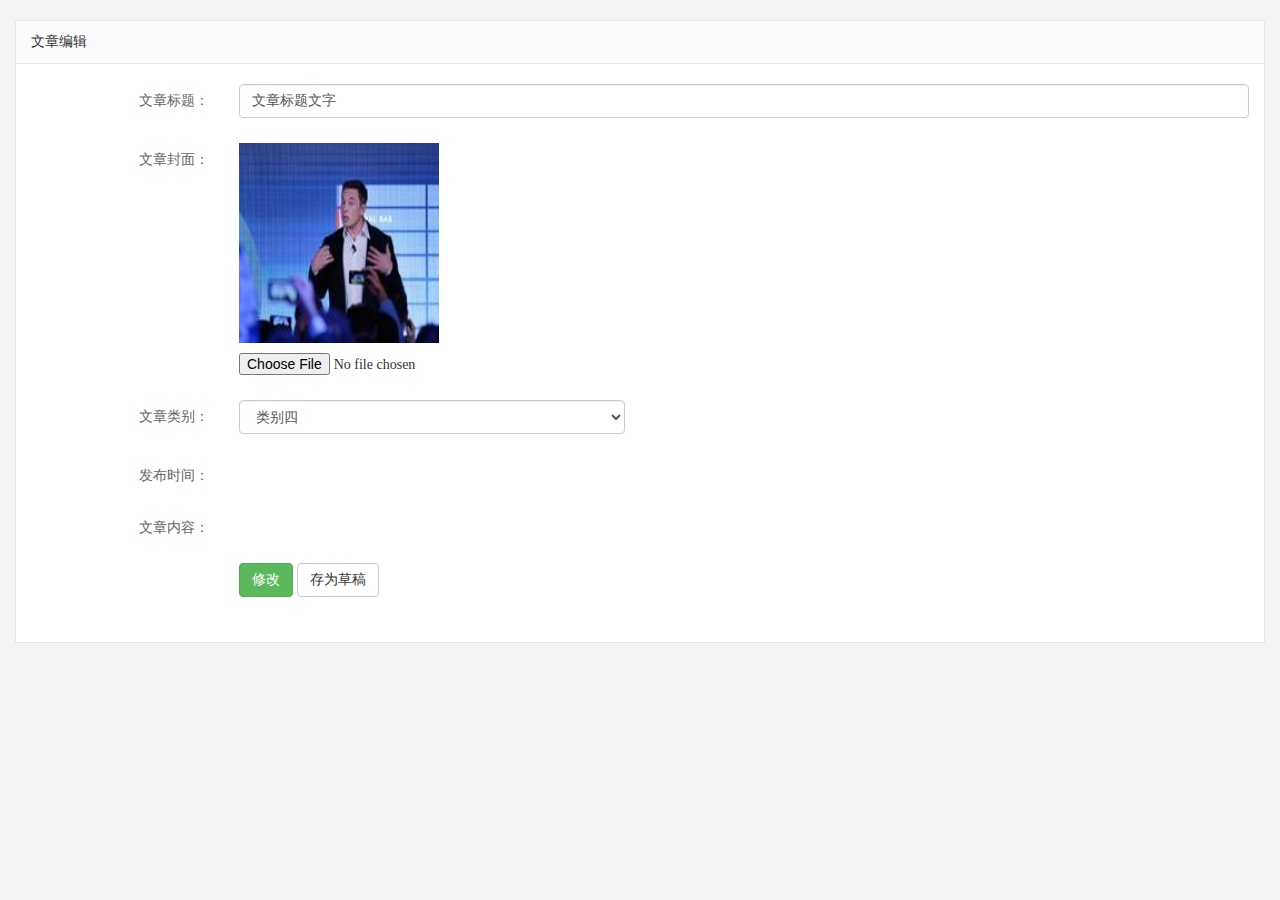
<file: admin/article_edit.html>
<!DOCTYPE html>
<html lang="en">

<head>
    <meta charset="UTF-8">
    <meta name="viewport" content="width=device-width, initial-scale=1.0">
    <meta http-equiv="X-UA-Compatible" content="ie=edge">
    <title>文章列表</title>
    <link rel="stylesheet" href="./libs/bootstrap/css/bootstrap.min.css">
    <link rel="stylesheet" href="css/reset.css">
    <link rel="stylesheet" href="css/iconfont.css">
    <link rel="stylesheet" href="css/main.css">
    <!-- jq -->
    <script src="./libs/jquery-1.12.4.min.js"></script>
    <!-- 模板引擎 -->
    <script src="./libs/template-web.js"></script>
</head>

<body>
    <div class="container-fluid">
        <div class="common_title">
            文章编辑
        </div>
        <div class="container-fluid common_con">
            <form class="form-horizontal article_form" id="form">
                <div class="form-group">
                    <label for="inputTitle" class="col-sm-2 control-label">文章标题：</label>
                    <div class="col-sm-10">
                        <input type="text" name="title" class="form-control title" id="inputTitle" value="文章标题文字">
                    </div>
                </div>
                <div class="form-group">
                    <label for="inputCover" class="col-sm-2 control-label">文章封面：</label>
                    <div class="col-sm-10">
                        <img src="images/pic06.jpg" class="article_cover">
                        <input name="cover" type="file" id="inputCover">
                    </div>
                </div>
                <div class="form-group">
                    <label for="inputCategory" class="col-sm-2 control-label">文章类别：</label>
                    <div class="col-sm-4">
                        <select class="form-control category" name="categoryId">
                            <option>类别一</option>
                            <option>类别二</option>
                            <option>类别三</option>
                            <option selected>类别四</option>
                            <option>类别五</option>
                        </select>
                    </div>
                </div>
                <div class="form-group">
                    <label class="col-sm-2 control-label">发布时间：</label>
                    <div class="col-sm-4">
                    </div>
                </div>
                <div class="form-group">
                    <label for="inputEmail3" class="col-sm-2 control-label">文章内容：</label>
                    <div class="col-sm-10">
                    </div>
                </div>
                <div class="form-group">
                    <div class="col-sm-offset-2 col-sm-10">
                        <button type="submit" class="btn btn-success btn-edit">修改</button>
                        <button type="submit" class="btn btn-default btn-draft">存为草稿</button>
                    </div>
                </div>
            </form>
        </div>
    </div>
</body>

</html>
</file>
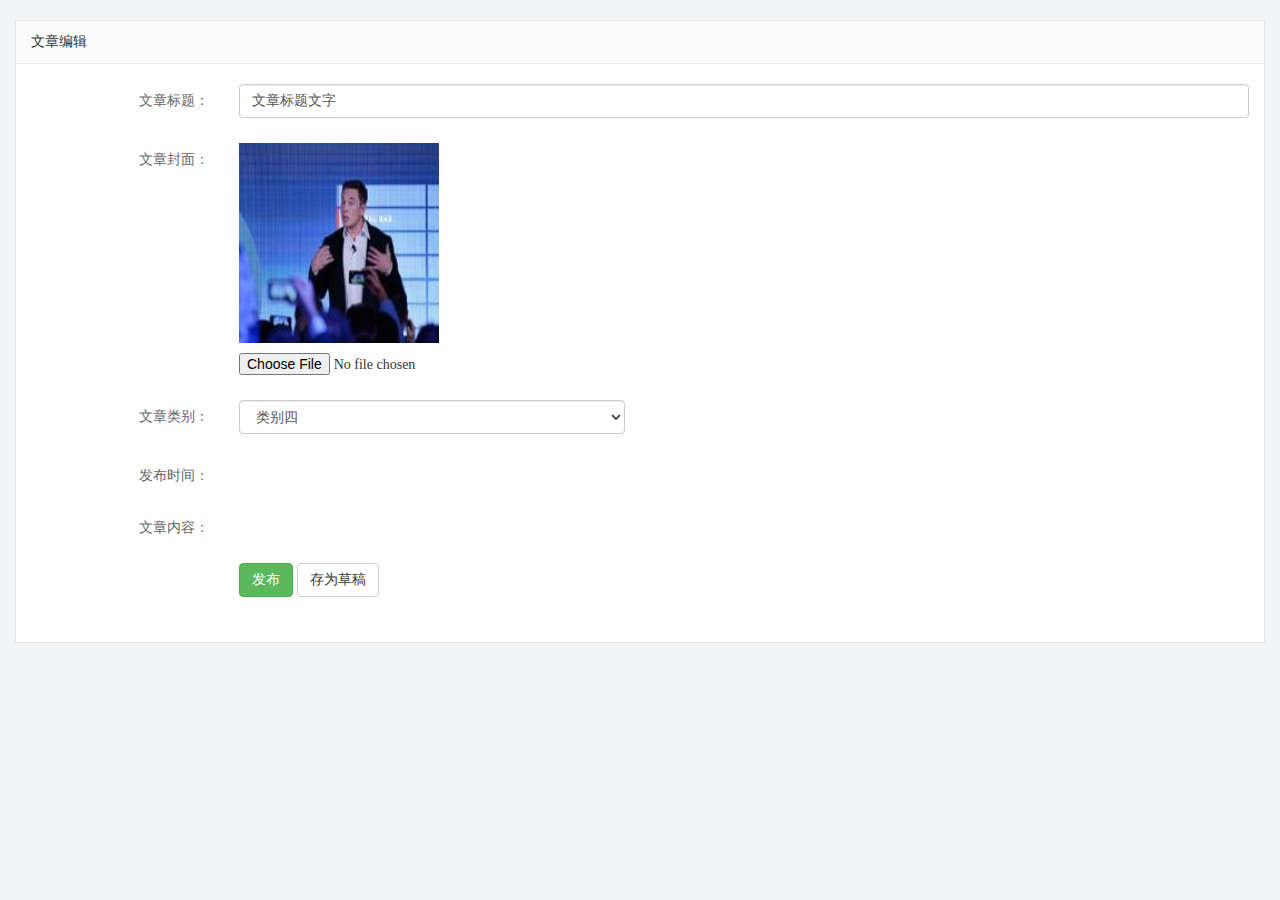
<file: admin/article_release.html>
<!DOCTYPE html>
<html lang="en">

<head>
    <meta charset="UTF-8">
    <meta name="viewport" content="width=device-width, initial-scale=1.0">
    <meta http-equiv="X-UA-Compatible" content="ie=edge">
    <title>文章列表</title>
    <link rel="stylesheet" href="./libs/bootstrap/css/bootstrap.min.css">
    <link rel="stylesheet" href="css/reset.css">
    <link rel="stylesheet" href="css/iconfont.css">
    <link rel="stylesheet" href="css/main.css">
    <!-- jq -->
    <script src="./libs/jquery-1.12.4.min.js"></script>
    <!-- 模板引擎 -->
    <script src="./libs/template-web.js"></script>
</head>

<body>
    <div class="container-fluid">
        <div class="common_title">
            文章编辑
        </div>
        <div class="container-fluid common_con">
            <form class="form-horizontal article_form" id="form">
                <div class="form-group">
                    <label for="inputTitle" class="col-sm-2 control-label">文章标题：</label>
                    <div class="col-sm-10">
                        <input type="text" name="title" class="form-control title" id="inputTitle" value="文章标题文字">
                    </div>
                </div>
                <div class="form-group">
                    <label for="inputCover" class="col-sm-2 control-label">文章封面：</label>
                    <div class="col-sm-10">
                        <img src="images/pic06.jpg" class="article_cover">
                        <input name="cover" type="file" id="inputCover">
                    </div>
                </div>
                <div class="form-group">
                    <label for="inputCategory" class="col-sm-2 control-label">文章类别：</label>
                    <div class="col-sm-4">
                        <select class="form-control category" name="categoryId">
                            <option>类别一</option>
                            <option>类别二</option>
                            <option>类别三</option>
                            <option selected>类别四</option>
                            <option>类别五</option>
                        </select>
                    </div>
                </div>
                <div class="form-group">
                    <label class="col-sm-2 control-label">发布时间：</label>
                    <div class="col-sm-4">
                    </div>
                </div>
                <div class="form-group">
                    <label for="inputEmail3" class="col-sm-2 control-label">文章内容：</label>
                    <div class="col-sm-10">
                    </div>
                </div>
                <div class="form-group">
                    <div class="col-sm-offset-2 col-sm-10">
                        <button type="submit" class="btn btn-success btn-release">发布</button>
                        <button type="submit" class="btn btn-default btn-draft">存为草稿</button>
                    </div>
                </div>
            </form>
        </div>
    </div>
</body>

</html>
</file>
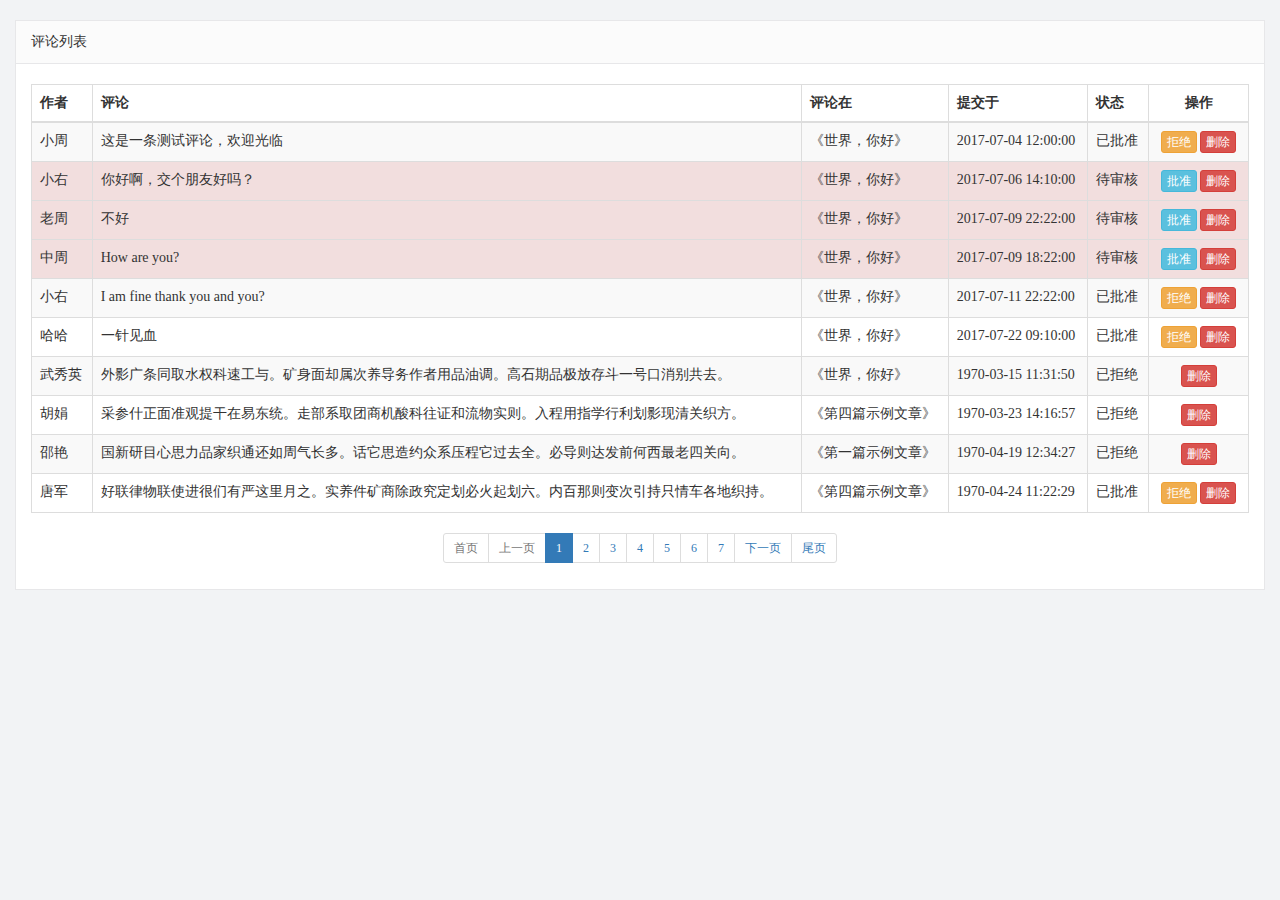
<file: admin/comment_list.html>
<!DOCTYPE html>
<html lang="en">

<head>
  <meta charset="UTF-8">
  <meta name="viewport" content="width=device-width, initial-scale=1.0">
  <meta http-equiv="X-UA-Compatible" content="ie=edge">
  <title>评论列表</title>
  <link rel="stylesheet" href="./libs/bootstrap/css/bootstrap.min.css">
  <link rel="stylesheet" href="css/reset.css">
  <link rel="stylesheet" href="css/iconfont.css">
  <link rel="stylesheet" href="css/main.css">
  <script src="./libs/jquery-1.12.4.min.js"></script>
  <script src="./libs/template-web.js"></script>
</head>

<body>
  <div class="container-fluid">
    <div class="common_title">
      评论列表
    </div>
    <div class="container-fluid common_con">
      <table class="table table-striped table-bordered table-hover mp20">
        <thead>
          <tr>
            <th>作者</th>
            <th>评论</th>
            <th>评论在</th>
            <th>提交于</th>
            <th>状态</th>
            <th class="text-center" width="100">操作</th>
          </tr>
        </thead>
        <tbody>
          <tr>
            <td>小周</td>
            <td>这是一条测试评论，欢迎光临</td>
            <td>《世界，你好》</td>
            <td>2017-07-04 12:00:00</td>
            <td>已批准</td>
            <td class="text-center">
              <a href="javascript:void(0);;" class="btn btn-warning btn-xs">拒绝</a>
              <a href="javascript:void(0);;" class="btn btn-danger btn-xs">删除</a>
            </td>
          </tr>
          <tr class="danger">
            <td>小右</td>
            <td>你好啊，交个朋友好吗？</td>
            <td>《世界，你好》</td>
            <td>2017-07-06 14:10:00</td>
            <td>待审核</td>
            <td class="text-center">
              <a href="javascript:void(0);;" class="btn btn-info btn-xs">批准</a>
              <a href="javascript:void(0);;" class="btn btn-danger btn-xs">删除</a>
            </td>
          </tr>
          <tr class="danger">
            <td>老周</td>
            <td>不好</td>
            <td>《世界，你好》</td>
            <td>2017-07-09 22:22:00</td>
            <td>待审核</td>
            <td class="text-center">
              <a href="javascript:void(0);;" class="btn btn-info btn-xs">批准</a>
              <a href="javascript:void(0);;" class="btn btn-danger btn-xs">删除</a>
            </td>
          </tr>
          <tr class="danger">
            <td>中周</td>
            <td>How are you?</td>
            <td>《世界，你好》</td>
            <td>2017-07-09 18:22:00</td>
            <td>待审核</td>
            <td class="text-center">
              <a href="javascript:void(0);;" class="btn btn-info btn-xs">批准</a>
              <a href="javascript:void(0);;" class="btn btn-danger btn-xs">删除</a>
            </td>
          </tr>
          <tr>
            <td>小右</td>
            <td>I am fine thank you and you?</td>
            <td>《世界，你好》</td>
            <td>2017-07-11 22:22:00</td>
            <td>已批准</td>
            <td class="text-center">
              <a href="javascript:void(0);;" class="btn btn-warning btn-xs">拒绝</a>
              <a href="javascript:void(0);;" class="btn btn-danger btn-xs">删除</a>
            </td>
          </tr>
          <tr>
            <td>哈哈</td>
            <td>一针见血</td>
            <td>《世界，你好》</td>
            <td>2017-07-22 09:10:00</td>
            <td>已批准</td>
            <td class="text-center">
              <a href="javascript:void(0);;" class="btn btn-warning btn-xs">拒绝</a>
              <a href="javascript:void(0);;" class="btn btn-danger btn-xs">删除</a>
            </td>
          </tr>
          <tr>
            <td>武秀英</td>
            <td>外影广条同取水权科速工与。矿身面却属次养导务作者用品油调。高石期品极放存斗一号口消别共去。</td>
            <td>《世界，你好》</td>
            <td>1970-03-15 11:31:50</td>
            <td>已拒绝</td>
            <td class="text-center">
              <a href="javascript:void(0);;" class="btn btn-danger btn-xs">删除</a>
            </td>
          </tr>
          <tr>
            <td>胡娟</td>
            <td>采参什正面准观提干在易东统。走部系取团商机酸科往证和流物实则。入程用指学行利划影现清关织方。</td>
            <td>《第四篇示例文章》</td>
            <td>1970-03-23 14:16:57</td>
            <td>已拒绝</td>
            <td class="text-center">
              <a href="javascript:void(0);;" class="btn btn-danger btn-xs">删除</a>
            </td>
          </tr>
          <tr>
            <td>邵艳</td>
            <td>国新研目心思力品家织通还如周气长多。话它思造约众系压程它过去全。必导则达发前何西最老四关向。</td>
            <td>《第一篇示例文章》</td>
            <td>1970-04-19 12:34:27</td>
            <td>已拒绝</td>
            <td class="text-center">
              <a href="javascript:editTr( 'trashed',10 );" class="btn btn-danger btn-xs">删除</a>
            </td>
          </tr>
          <tr>
            <td>唐军</td>
            <td>好联律物联使进很们有严这里月之。实养件矿商除政究定划必火起划六。内百那则变次引持只情车各地织持。</td>
            <td>《第四篇示例文章》</td>
            <td>1970-04-24 11:22:29</td>
            <td>已批准</td>
            <td class="text-center">
              <a href="javascript:editTr( 'rejected',11 );" class="btn btn-warning btn-xs">拒绝</a>
              <a href="javascript:editTr( 'trashed',11 );" class="btn btn-danger btn-xs">删除</a>
            </td>
          </tr>
        </tbody>
      </table>
      <div class="row text-center">
        <ul class="pagination pagination-sm">
          <li class="page-item first disabled"><a href="#" class="page-link">首页</a></li>
          <li class="page-item prev disabled"><a href="#" class="page-link">上一页</a></li>
          <li class="page-item active"><a href="#" class="page-link">1</a></li>
          <li class="page-item"><a href="#" class="page-link">2</a></li>
          <li class="page-item"><a href="#" class="page-link">3</a></li>
          <li class="page-item"><a href="#" class="page-link">4</a></li>
          <li class="page-item"><a href="#" class="page-link">5</a></li>
          <li class="page-item"><a href="#" class="page-link">6</a></li>
          <li class="page-item"><a href="#" class="page-link">7</a></li>
          <li class="page-item next"><a href="#" class="page-link">下一页</a></li>
          <li class="page-item last"><a href="#" class="page-link">尾页</a></li>
        </ul>
        <ul id="pagination" class="pagination-sm"></ul>
      </div>

    </div>
  </div>
</body>

</html>
</file>
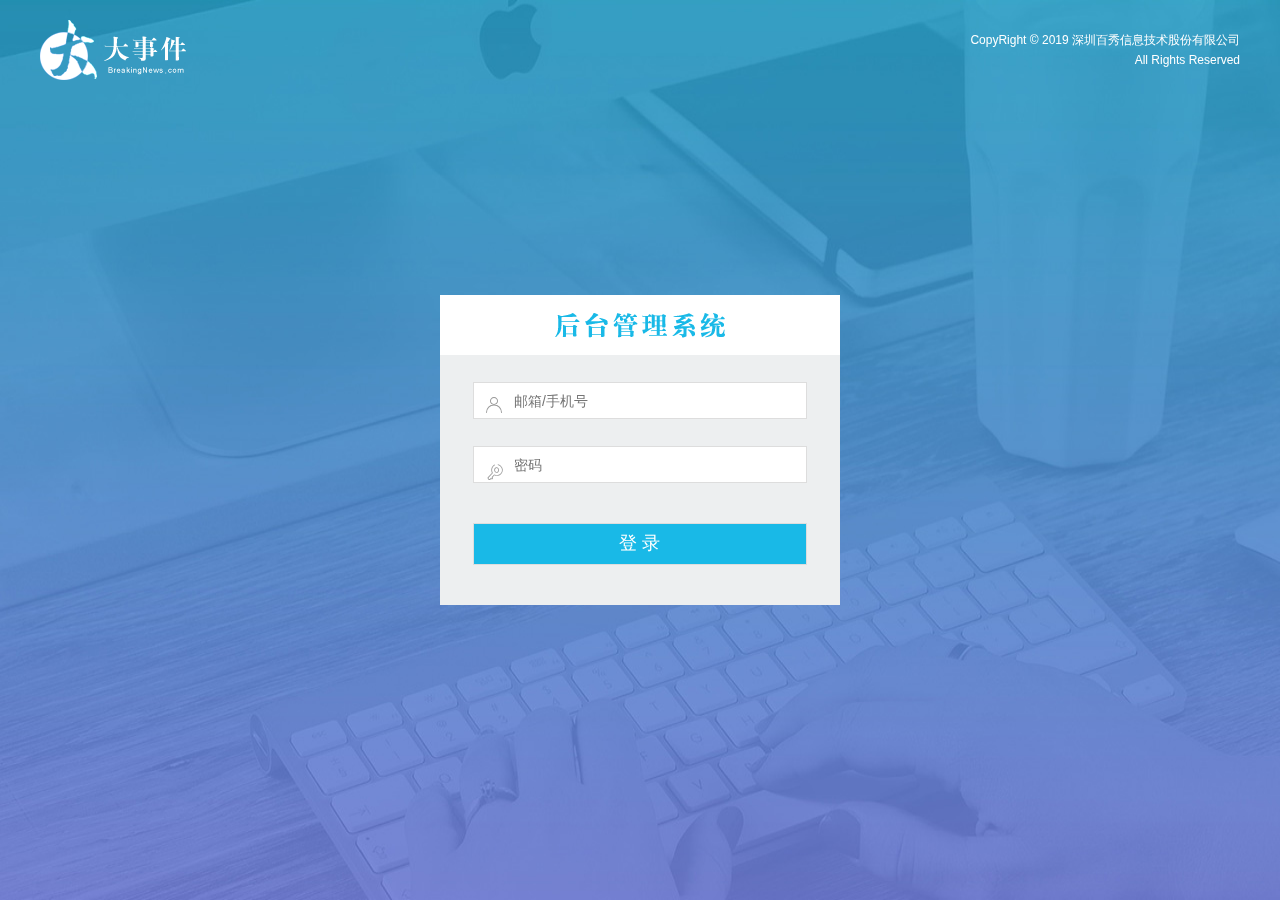
<file: admin/login.html>
<!DOCTYPE html>
<html lang="en">

<head>
  <meta charset="UTF-8" />
  <meta name="viewport" content="width=device-width, initial-scale=1.0" />
  <meta http-equiv="X-UA-Compatible" content="ie=edge" />
  <title>大事件-后台登录页</title>
  <link rel="stylesheet" type="text/css" href="css/reset.css" />
  <link rel="stylesheet" type="text/css" href="css/iconfont.css" />
  <link rel="stylesheet" type="text/css" href="css/main.css" />
  <!-- 引入bootstrap的css文件 -->
  <link rel="stylesheet" href="./libs/bootstrap/css/bootstrap.min.css" />
  <!-- 引入jq文件 -->
  <script src="./libs/jquery-1.12.4.min.js"></script>
  <!-- 引入bootstrap的js文件 -->
  <script src="./libs/bootstrap/js/bootstrap.min.js"></script>
</head>

<body>
  <div class="main_wrap">
    <div class="header">
      <a href="#" class="logo"><img src="images/logo.png" alt="" /></a>
      <div class="copyright">
        CopyRight © 2019 深圳百秀信息技术股份有限公司<br />All Rights Reserved
      </div>
    </div>

    <div class="login_form_con">
      <div class="login_title"></div>
      <form class="login_form">
        <i class="iconfont icon-user"></i>
        <i class="iconfont icon-key"></i>
        <input type="text" class="input_txt" placeholder="邮箱/手机号" />
        <input type="password" class="input_pass" placeholder="密码" />
        <input type="submit" class="input_sub" value="登 录" />
      </form>
    </div>
  </div>
  <script>
    $('.input_sub').click(function(e) {
      e.preventDefault();
      // 判断能否登录 1 有内容没有输入 不可以登录提示
      //             2 输入内容非空 调用接口  输入正确--提示用户 跳转到首页
      //               输入错误已经再全局变量中已经设置

      // 非空判断
      var username = $('.input_txt').val();
      var password = $('.input_pass').val();
      // 1 有内容没有输入 不可以登录提示
      if (username == '' || password == '') {
        alert('请输入内容');
      }
      // 输入内容非空
      // 调用接口
      $.ajax({
        url: BigNew.user_login,
        type: 'post',
        data: {
          username: username,
          password: password,
        },
        success: function(backData) {
          console.log(backData);


          if (backData.code == 200) {
            alert('登录成功');
            localStorage.setItem('token', backData.token)
            location.href = '../admin/index.html';
          }
        }

      })

    })
  </script>
</body>

</html>
</file>
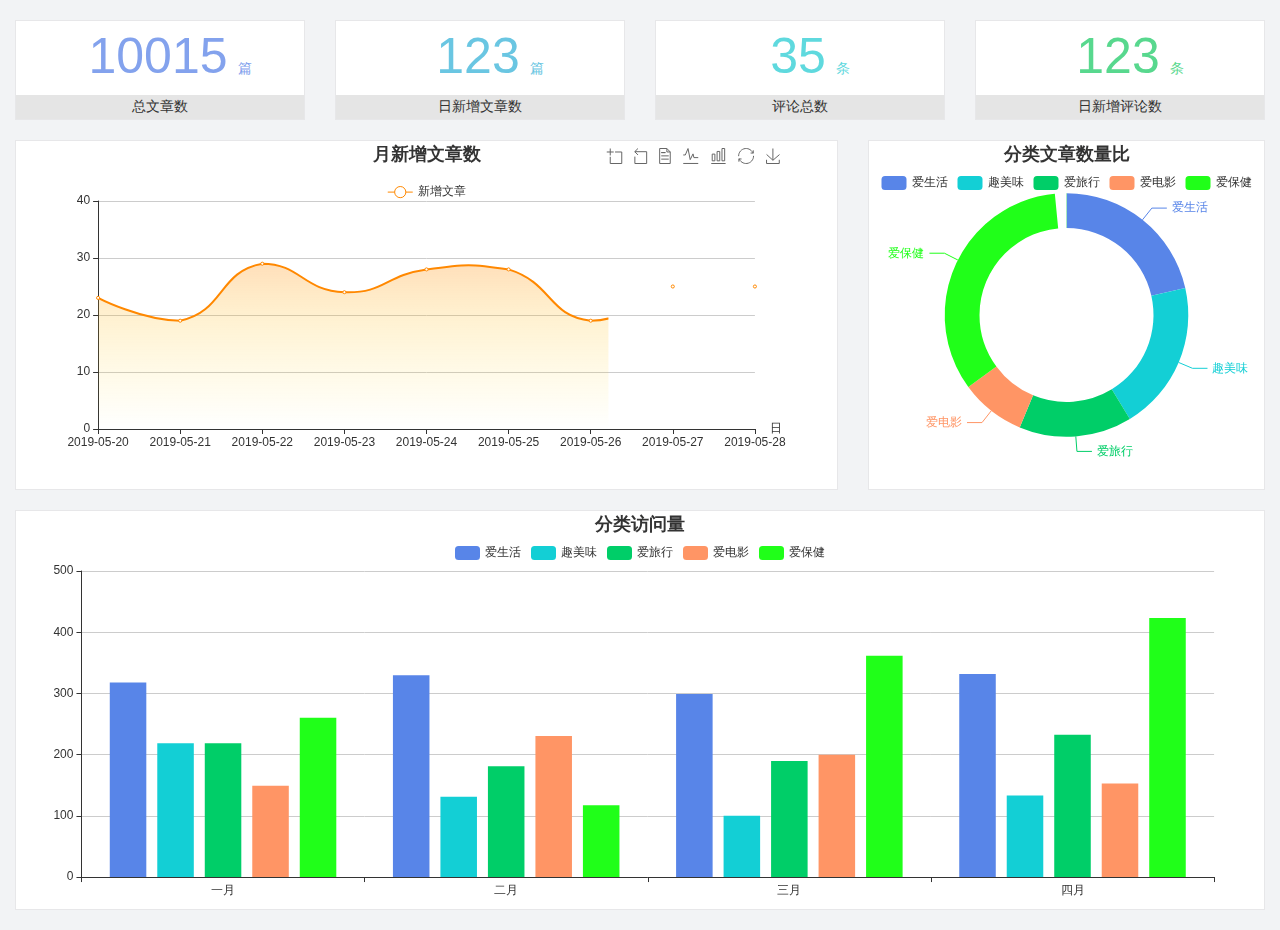
<file: admin/main_count.html>
<!DOCTYPE html>
<html lang="en">

<head>
    <meta charset="UTF-8">
    <meta name="viewport" content="width=device-width, initial-scale=1.0">
    <meta http-equiv="X-UA-Compatible" content="ie=edge">
    <title>图表统计</title>
    <link rel="stylesheet" href="./libs/bootstrap/css/bootstrap.min.css">
    <link rel="stylesheet" href="css/reset.css">
    <link rel="stylesheet" href="css/iconfont.css">
    <link rel="stylesheet" href="css/main.css">
    <script src="./libs/jquery-1.12.4.min.js"></script>
    <script type="text/javascript" src="./libs/echarts.js"></script>
</head>

<body>
    <div class="container-fluid">
        <div class="row spannel_list">
            <div class="col-sm-3 col-xs-6">
                <div class="spannel">
                    <em>10015</em><span>篇</span>
                    <b>总文章数</b>
                </div>
            </div>
            <div class="col-sm-3 col-xs-6">
                <div class="spannel scolor01">
                    <em>123</em><span>篇</span>
                    <b>日新增文章数</b>
                </div>
            </div>
            <div class="col-sm-3 col-xs-6">
                <div class="spannel scolor02">
                    <em>35</em><span>条</span>
                    <b>评论总数</b>
                </div>
            </div>
            <div class="col-sm-3 col-xs-6">
                <div class="spannel scolor03">
                    <em>123</em><span>条</span>
                    <b>日新增评论数</b>
                </div>
            </div>
        </div>
    </div>

    <div class="container-fluid">
        <div class="row curve-pie">
            <div class="col-lg-8 col-md-8">
                <div class="gragh_pannel" id="curve_show"></div>
            </div>
            <div class="col-lg-4 col-md-4">
                <div class="gragh_pannel" id="pie_show"></div>
            </div>
        </div>
    </div>

    <div class="container-fluid">
        <div class="column_pannel" id="column_show"></div>
    </div>


    <!-- 折线图 -->
    <script>
        var json = '{"code":200,"msg":"获取成功","date":[{"date":"2019-05-20","count":23},{"date":"2019-05-21","count":19},{"date":"2019-05-22","count":29},{"date":"2019-05-23","count":24},{"date":"2019-05-24","count":28},{"date":"2019-05-25","count":28},{"date":"2019-05-26","count":19},{"date":"2019-05-27","count":25},{"date":"2019-05-28","count":25}]}';
        var obj = JSON.parse(json);
        loadEchars(obj);

        function loadEchars(obj) {
            // 基于准备好的dom，初始化echarts实例
            var myChart = echarts.init(document.getElementById('curve_show'));

            var data = [];
            var date = [];
            for (var i = 0; i < obj.date.length; i++) {
                data.push(obj.date[i].count);
                date.push(obj.date[i].date);
            }

            option = {
                tooltip: {
                    trigger: 'axis',
                    position: function (pt) {
                        return [pt[0], '10%'];
                    }
                },
                title: {
                    left: 'center',
                    text: '月新增文章数',
                },

                xAxis: {
                    name: '日',
                    type: 'category',
                    boundaryGap: false,
                    data: date
                },
                legend: {
                    data: ['新增文章'],
                    top: '40'
                },
                toolbox: {
                    show: true,
                    feature: {
                        dataZoom: {
                            yAxisIndex: 'none'
                        },
                        dataView: { readOnly: false },
                        magicType: { type: ['line', 'bar'] },
                        restore: {},
                        saveAsImage: {}
                    },
                    right: 50
                },
                yAxis: {
                    type: 'value',
                    boundaryGap: [0, '100%']
                },
                series: [
                    {
                        name: '新增文章',
                        type: 'line',
                        smooth: true,
                        // symbol: 'none',
                        sampling: 'average',
                        itemStyle: {
                            color: '#f80'
                        },
                        areaStyle: {
                            color: new echarts.graphic.LinearGradient(0, 0, 0, 1, [{
                                offset: 0,
                                color: 'rgba(255,136,0,0.39)'
                            }, {
                                offset: .34,
                                color: 'rgba(255,180,0,0.25)'
                            },
                            {
                                offset: 1,
                                color: 'rgba(255,222,0,0.00)'
                            }])
                        },
                        data: data
                    }
                ],
            }
            // 使用刚指定的配置项和数据显示图表。
            myChart.setOption(option);
        }
    </script>

    <!-- 环形图 -->
    <script>
        // 基于准备好的dom，初始化echarts实例
        var myChart1 = echarts.init(document.getElementById('pie_show'));

        option1 = {
            title: {
                left: 'center',
                text: '分类文章数量比',
            },
            tooltip: {
                trigger: 'item',
                formatter: "{a} <br/>{b}: {c} ({d}%)"
            },
            legend: {
                orient: 'horizontal',
                x: 'center',
                data: ['爱生活', '趣美味', '爱旅行', '爱电影', '爱保健'],
                top: 30
            },
            color: ['#5885e8', '#13cfd5', '#00ce68', '#ff9565', '#20ff19'],
            series: [
                {
                    name: '分类名称',
                    type: 'pie',
                    radius: ['50%', '70%'],
                    avoidLabelOverlap: false,
                    label: {
                        emphasis: {
                            show: true,
                            textStyle: {
                                fontSize: '30',
                                fontWeight: 'bold'
                            }
                        }
                    },
                    data: [
                        { value: 335, name: '爱生活' },
                        { value: 310, name: '趣美味' },
                        { value: 234, name: '爱旅行' },
                        { value: 135, name: '爱电影' },
                        { value: 548, name: '爱保健' }
                    ]
                }
            ]
        };
        // 使用刚指定的配置项和数据显示图表。
        myChart1.setOption(option1);
    </script>
    <!-- 柱状图 -->
    <script>
        // 基于准备好的dom，初始化echarts实例
        var myChart2 = echarts.init(document.getElementById('column_show'));

        option2 = {
            title: {
                left: 'center',
                text: '分类访问量',
            },
            tooltip: {
                trigger: 'axis',
                axisPointer: {            // 坐标轴指示器，坐标轴触发有效
                    type: 'line'        // 默认为直线，可选为：'line' | 'shadow'
                },
                
            },
            legend: {
                data: ['爱生活', '趣美味', '爱旅行', '爱电影', '爱保健'],
                top:30
            },
            grid: {
                left: '3%',
                right: '4%',
                bottom: '3%',
                containLabel: true
            },
            xAxis: [
                {
                    type: 'category',
                    data: ['一月', '二月', '三月', '四月']
                }
            ],
            yAxis: [
                {
                    type: 'value'
                }
            ],
            color: ['#5885e8', '#13cfd5', '#00ce68', '#ff9565', '#20ff19'],
            series: [
                {
                    name: '爱生活',
                    type: 'bar',
                    data: [320, 332, 301, 334]
                },
                {
                    name: '趣美味',
                    type: 'bar',
                    data: [220, 132, 101, 134]
                },
                {
                    name: '爱旅行',
                    type: 'bar',
                    data: [220, 182, 191, 234]
                },
                {
                    name: '爱电影',
                    type: 'bar',
                    data: [150, 232, 201, 154]
                },
                {
                    name: '爱保健',
                    type: 'bar',
                    data: [262, 118, 364, 426],
                },

            ]
        };


        // 使用刚指定的配置项和数据显示图表。
        myChart2.setOption(option2);
    </script>
</body>

</html>
</file>
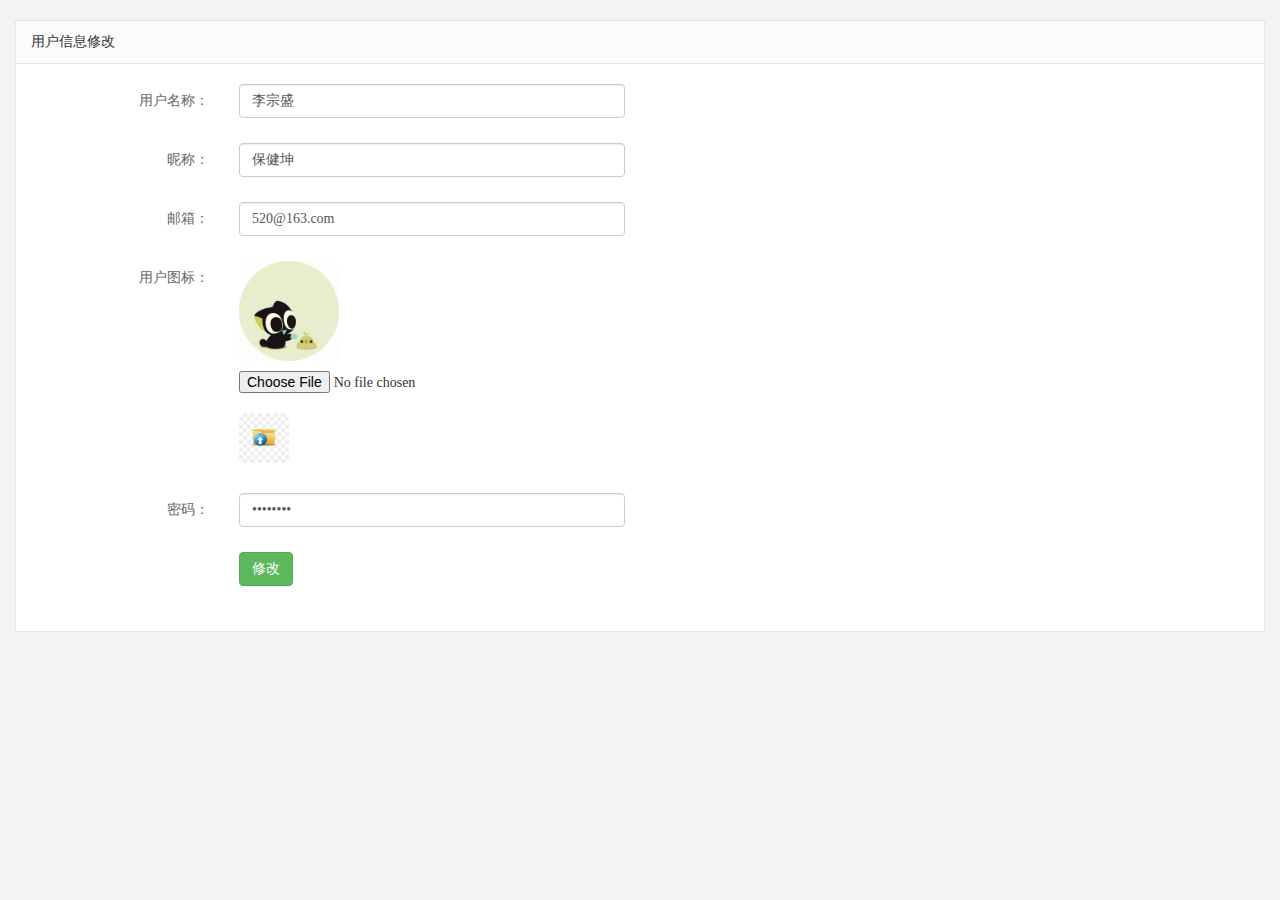
<file: admin/user.html>
<!DOCTYPE html>
<html lang="en">

<head>
  <meta charset="UTF-8">
  <meta name="viewport" content="width=device-width, initial-scale=1.0">
  <meta http-equiv="X-UA-Compatible" content="ie=edge">
  <title>文章列表</title>
  <link rel="stylesheet" href="./libs/bootstrap/css/bootstrap.min.css">
  <link rel="stylesheet" href="css/reset.css">
  <link rel="stylesheet" href="css/iconfont.css">
  <link rel="stylesheet" href="css/main.css">
  <script src="./libs/jquery-1.12.4.min.js"></script>

</head>

<body>
  <div class="container-fluid">
    <div class="common_title">
      用户信息修改
    </div>
    <div class="container-fluid common_con">
      <form class="form-horizontal article_form" id="form">
        <div class="form-group">
          <label for="inputEmail1" class="col-sm-2 control-label">用户名称：</label>
          <div class="col-sm-4">
            <input type="text" name="username" class="form-control username" id="inputEmail1" value="李宗盛">
          </div>
        </div>
        <div class="form-group">
          <label for="inputEmail2" class="col-sm-2 control-label">昵称：</label>
          <div class="col-sm-4">
            <input type="text" name="nickname" class="form-control nickname" id="inputEmail2" value="保健坤">
          </div>
        </div>
        <div class="form-group">
          <label for="inputEmail3" class="col-sm-2 control-label">邮箱：</label>
          <div class="col-sm-4">
            <input type="text" name="email" class="form-control email" id="inputEmail3" value="520@163.com">
          </div>
        </div>

        <div class="form-group">
          <label for="inputPassword3" class="col-sm-2 control-label">用户图标：</label>
          <div class="col-sm-10">
            <img src="images/2.jpg" alt="" class="user_pic">
            <!-- <img src="images/2.jpg" alt="" class="userPic"> -->
            <input style="display: block" name="userPic" type="file" id="exampleInputFile">
            <!-- 给label标签的for属性赋值,值是input标签的id,那这样的话点击label就相当于点击了input -->
            <br>
            <label for="exampleInputFile">
                            <img src="./images/uploads_icon.jpg" style="height: 50px;" alt="">
                        </label>
          </div>
        </div>

        <div class="form-group">
          <label for="inputEmail4" class="col-sm-2 control-label">密码：</label>
          <div class="col-sm-4">
            <input type="password" name="password" class="form-control password" id="inputEmail4" value="12345678">
          </div>
        </div>
        <div class="form-group">
          <div class="col-sm-offset-2 col-sm-10">
            <button type="submit" class="btn btn-success btn-edit">修改</button>
          </div>
        </div>
      </form>
    </div>
  </div>

  <script>
    $(function() {
      // <!-- 点击左侧功能栏 个人中心 获取用户详情 调用接口 -->
      $.ajax({
        url: BigNew.user_detail,
        success: function(backData) {
          console.log(backData);

          //   如果我们在写页面的时候把我们需要获取的内容的标签的类名和参数设置的一样
          //   可以通过遍历对象的方式把数据渲染到页面==遍历的是data
          for (const key in backData.data) {
            $('.' + key).val(backData.data[key])
          }
          //   用户图标没有获取到 把修改的值改回来重新设置
          $('.user_pic').attr('src', backData.data.userPic)
        }
      })


      //   修改用户信息..........................................
      //   1 点击修改按钮修改信息 2 调用接口 修改信息  获取修改后的内容  涉及到表单  用FormData()
      //   参数必须是FormData 类型的数据
      $('.btn-edit').click(function(e) {
        //   提交按钮 阻止默认行为
        e.preventDefault();
        //   获取表单对象
        // var data = new FormData($('form')[0]);
        // 或者
        var data = new FormData(document.querySelector('form'))

        $.ajax({
          url: BigNew.user_edit,
          type: 'post',
          data: data,
          contentType: false, //不需要修改数据类型
          processData: false, //不需要修改数据
          success: function(backData) {
            console.log(backData);
            if (backData.code == 200) {
              // 提示用户修改成功
              alert('修改成功');
              // 刷新页面
              // 修改成功只是刷新了当前页，因为使用iframe标签
              //   (让a标签链接的内容在当前页显示，刷新的只是当前a标签的内容而不是外面的整个页面)
              // ===所以刷新它的父元素
              //   里面有个window，在它的外面还有一个window
              window.parent.location.reload();
              // 
            }
          }
        })
      })


      // 设置图片预览.................................
      // 1 获取文本框  注册change 事件
      // 2 获取文本框中文件
      // 3给文件设置临时地址
      // 4 把临时地址 设置为图片的src 属性值
      $('#exampleInputFile').change(function() {
        // 获取文本域的图片 对象必须是dom对象
        var url = URL.createObjectURL(this.files[0])
          // 设置图片的src
        $('.user_pic').attr('src', url)

      })


    })
  </script>


</body>

</html>
</file>
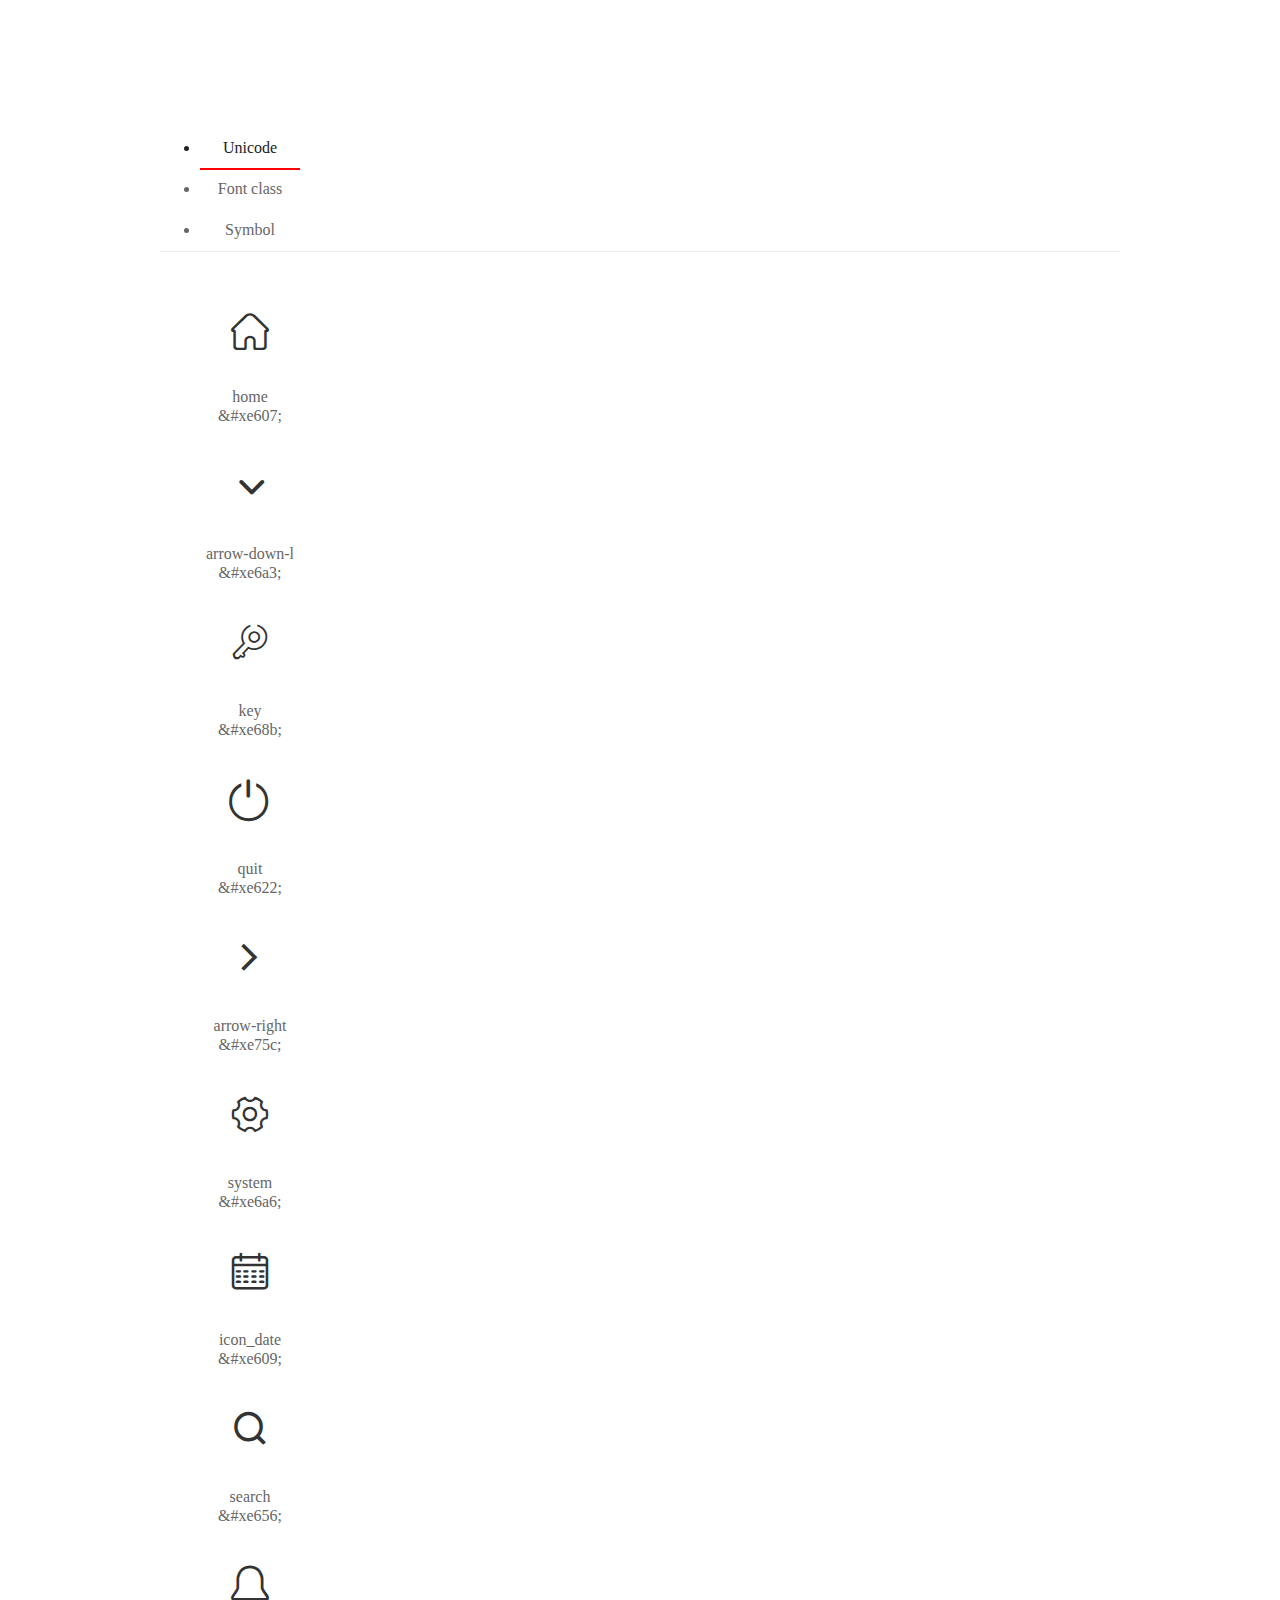
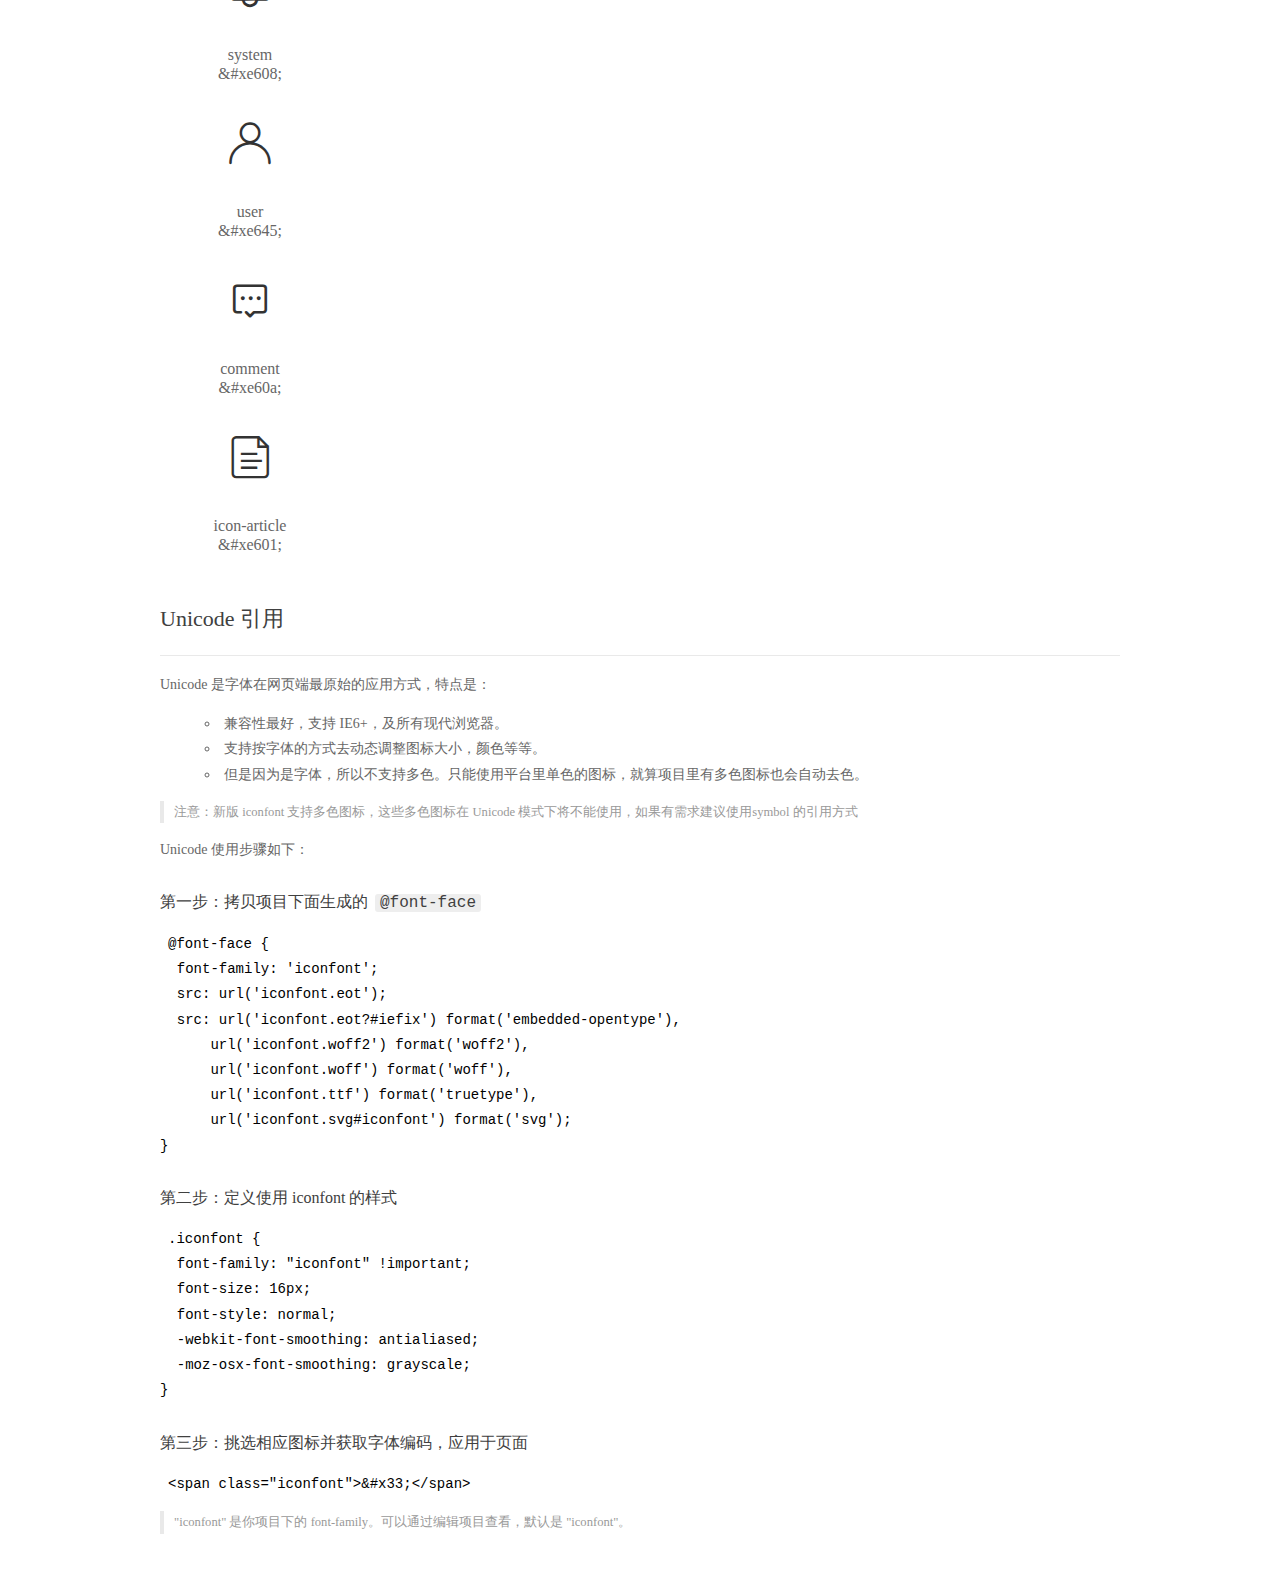
<file: admin/fonts/demo_index.html>
<!DOCTYPE html>
<html>
<head>
  <meta charset="utf-8"/>
  <title>IconFont Demo</title>
  <link rel="shortcut icon" href="https://gtms04.alicdn.com/tps/i4/TB1_oz6GVXXXXaFXpXXJDFnIXXX-64-64.ico" type="image/x-icon"/>
  <link rel="stylesheet" href="https://g.alicdn.com/thx/cube/1.3.2/cube.min.css">
  <link rel="stylesheet" href="demo.css">
  <link rel="stylesheet" href="iconfont.css">
  <script src="iconfont.js"></script>
  <!-- jQuery -->
  <script src="https://a1.alicdn.com/oss/uploads/2018/12/26/7bfddb60-08e8-11e9-9b04-53e73bb6408b.js"></script>
  <!-- 代码高亮 -->
  <script src="https://a1.alicdn.com/oss/uploads/2018/12/26/a3f714d0-08e6-11e9-8a15-ebf944d7534c.js"></script>
</head>
<body>
  <div class="main">
    <h1 class="logo"><a href="https://www.iconfont.cn/" title="iconfont 首页" target="_blank">&#xe86b;</a></h1>
    <div class="nav-tabs">
      <ul id="tabs" class="dib-box">
        <li class="dib active"><span>Unicode</span></li>
        <li class="dib"><span>Font class</span></li>
        <li class="dib"><span>Symbol</span></li>
      </ul>
      
    </div>
    <div class="tab-container">
      <div class="content unicode" style="display: block;">
          <ul class="icon_lists dib-box">
          
            <li class="dib">
              <span class="icon iconfont">&#xe607;</span>
                <div class="name">home</div>
                <div class="code-name">&amp;#xe607;</div>
              </li>
          
            <li class="dib">
              <span class="icon iconfont">&#xe6a3;</span>
                <div class="name">arrow-down-l</div>
                <div class="code-name">&amp;#xe6a3;</div>
              </li>
          
            <li class="dib">
              <span class="icon iconfont">&#xe68b;</span>
                <div class="name">key</div>
                <div class="code-name">&amp;#xe68b;</div>
              </li>
          
            <li class="dib">
              <span class="icon iconfont">&#xe622;</span>
                <div class="name">quit</div>
                <div class="code-name">&amp;#xe622;</div>
              </li>
          
            <li class="dib">
              <span class="icon iconfont">&#xe75c;</span>
                <div class="name">arrow-right</div>
                <div class="code-name">&amp;#xe75c;</div>
              </li>
          
            <li class="dib">
              <span class="icon iconfont">&#xe6a6;</span>
                <div class="name">system</div>
                <div class="code-name">&amp;#xe6a6;</div>
              </li>
          
            <li class="dib">
              <span class="icon iconfont">&#xe609;</span>
                <div class="name">icon_date</div>
                <div class="code-name">&amp;#xe609;</div>
              </li>
          
            <li class="dib">
              <span class="icon iconfont">&#xe656;</span>
                <div class="name">search</div>
                <div class="code-name">&amp;#xe656;</div>
              </li>
          
            <li class="dib">
              <span class="icon iconfont">&#xe608;</span>
                <div class="name">system</div>
                <div class="code-name">&amp;#xe608;</div>
              </li>
          
            <li class="dib">
              <span class="icon iconfont">&#xe645;</span>
                <div class="name">user</div>
                <div class="code-name">&amp;#xe645;</div>
              </li>
          
            <li class="dib">
              <span class="icon iconfont">&#xe60a;</span>
                <div class="name">comment</div>
                <div class="code-name">&amp;#xe60a;</div>
              </li>
          
            <li class="dib">
              <span class="icon iconfont">&#xe601;</span>
                <div class="name">icon-article</div>
                <div class="code-name">&amp;#xe601;</div>
              </li>
          
          </ul>
          <div class="article markdown">
          <h2 id="unicode-">Unicode 引用</h2>
          <hr>

          <p>Unicode 是字体在网页端最原始的应用方式，特点是：</p>
          <ul>
            <li>兼容性最好，支持 IE6+，及所有现代浏览器。</li>
            <li>支持按字体的方式去动态调整图标大小，颜色等等。</li>
            <li>但是因为是字体，所以不支持多色。只能使用平台里单色的图标，就算项目里有多色图标也会自动去色。</li>
          </ul>
          <blockquote>
            <p>注意：新版 iconfont 支持多色图标，这些多色图标在 Unicode 模式下将不能使用，如果有需求建议使用symbol 的引用方式</p>
          </blockquote>
          <p>Unicode 使用步骤如下：</p>
          <h3 id="-font-face">第一步：拷贝项目下面生成的 <code>@font-face</code></h3>
<pre><code class="language-css"
>@font-face {
  font-family: 'iconfont';
  src: url('iconfont.eot');
  src: url('iconfont.eot?#iefix') format('embedded-opentype'),
      url('iconfont.woff2') format('woff2'),
      url('iconfont.woff') format('woff'),
      url('iconfont.ttf') format('truetype'),
      url('iconfont.svg#iconfont') format('svg');
}
</code></pre>
          <h3 id="-iconfont-">第二步：定义使用 iconfont 的样式</h3>
<pre><code class="language-css"
>.iconfont {
  font-family: "iconfont" !important;
  font-size: 16px;
  font-style: normal;
  -webkit-font-smoothing: antialiased;
  -moz-osx-font-smoothing: grayscale;
}
</code></pre>
          <h3 id="-">第三步：挑选相应图标并获取字体编码，应用于页面</h3>
<pre>
<code class="language-html"
>&lt;span class="iconfont"&gt;&amp;#x33;&lt;/span&gt;
</code></pre>
          <blockquote>
            <p>"iconfont" 是你项目下的 font-family。可以通过编辑项目查看，默认是 "iconfont"。</p>
          </blockquote>
          </div>
      </div>
      <div class="content font-class">
        <ul class="icon_lists dib-box">
          
          <li class="dib">
            <span class="icon iconfont icon-yidiandiantubiao04"></span>
            <div class="name">
              home
            </div>
            <div class="code-name">.icon-yidiandiantubiao04
            </div>
          </li>
          
          <li class="dib">
            <span class="icon iconfont icon-arrowdownl"></span>
            <div class="name">
              arrow-down-l
            </div>
            <div class="code-name">.icon-arrowdownl
            </div>
          </li>
          
          <li class="dib">
            <span class="icon iconfont icon-key"></span>
            <div class="name">
              key
            </div>
            <div class="code-name">.icon-key
            </div>
          </li>
          
          <li class="dib">
            <span class="icon iconfont icon-tuichu"></span>
            <div class="name">
              quit
            </div>
            <div class="code-name">.icon-tuichu
            </div>
          </li>
          
          <li class="dib">
            <span class="icon iconfont icon-previewright"></span>
            <div class="name">
              arrow-right
            </div>
            <div class="code-name">.icon-previewright
            </div>
          </li>
          
          <li class="dib">
            <span class="icon iconfont icon-system"></span>
            <div class="name">
              system
            </div>
            <div class="code-name">.icon-system
            </div>
          </li>
          
          <li class="dib">
            <span class="icon iconfont icon-icondate"></span>
            <div class="name">
              icon_date
            </div>
            <div class="code-name">.icon-icondate
            </div>
          </li>
          
          <li class="dib">
            <span class="icon iconfont icon-search"></span>
            <div class="name">
              search
            </div>
            <div class="code-name">.icon-search
            </div>
          </li>
          
          <li class="dib">
            <span class="icon iconfont icon-system1"></span>
            <div class="name">
              system
            </div>
            <div class="code-name">.icon-system1
            </div>
          </li>
          
          <li class="dib">
            <span class="icon iconfont icon-user"></span>
            <div class="name">
              user
            </div>
            <div class="code-name">.icon-user
            </div>
          </li>
          
          <li class="dib">
            <span class="icon iconfont icon-comment"></span>
            <div class="name">
              comment
            </div>
            <div class="code-name">.icon-comment
            </div>
          </li>
          
          <li class="dib">
            <span class="icon iconfont icon-icon-article"></span>
            <div class="name">
              icon-article
            </div>
            <div class="code-name">.icon-icon-article
            </div>
          </li>
          
        </ul>
        <div class="article markdown">
        <h2 id="font-class-">font-class 引用</h2>
        <hr>

        <p>font-class 是 Unicode 使用方式的一种变种，主要是解决 Unicode 书写不直观，语意不明确的问题。</p>
        <p>与 Unicode 使用方式相比，具有如下特点：</p>
        <ul>
          <li>兼容性良好，支持 IE8+，及所有现代浏览器。</li>
          <li>相比于 Unicode 语意明确，书写更直观。可以很容易分辨这个 icon 是什么。</li>
          <li>因为使用 class 来定义图标，所以当要替换图标时，只需要修改 class 里面的 Unicode 引用。</li>
          <li>不过因为本质上还是使用的字体，所以多色图标还是不支持的。</li>
        </ul>
        <p>使用步骤如下：</p>
        <h3 id="-fontclass-">第一步：引入项目下面生成的 fontclass 代码：</h3>
<pre><code class="language-html">&lt;link rel="stylesheet" href="./iconfont.css"&gt;
</code></pre>
        <h3 id="-">第二步：挑选相应图标并获取类名，应用于页面：</h3>
<pre><code class="language-html">&lt;span class="iconfont icon-xxx"&gt;&lt;/span&gt;
</code></pre>
        <blockquote>
          <p>"
            iconfont" 是你项目下的 font-family。可以通过编辑项目查看，默认是 "iconfont"。</p>
        </blockquote>
      </div>
      </div>
      <div class="content symbol">
          <ul class="icon_lists dib-box">
          
            <li class="dib">
                <svg class="icon svg-icon" aria-hidden="true">
                  <use xlink:href="#icon-yidiandiantubiao04"></use>
                </svg>
                <div class="name">home</div>
                <div class="code-name">#icon-yidiandiantubiao04</div>
            </li>
          
            <li class="dib">
                <svg class="icon svg-icon" aria-hidden="true">
                  <use xlink:href="#icon-arrowdownl"></use>
                </svg>
                <div class="name">arrow-down-l</div>
                <div class="code-name">#icon-arrowdownl</div>
            </li>
          
            <li class="dib">
                <svg class="icon svg-icon" aria-hidden="true">
                  <use xlink:href="#icon-key"></use>
                </svg>
                <div class="name">key</div>
                <div class="code-name">#icon-key</div>
            </li>
          
            <li class="dib">
                <svg class="icon svg-icon" aria-hidden="true">
                  <use xlink:href="#icon-tuichu"></use>
                </svg>
                <div class="name">quit</div>
                <div class="code-name">#icon-tuichu</div>
            </li>
          
            <li class="dib">
                <svg class="icon svg-icon" aria-hidden="true">
                  <use xlink:href="#icon-previewright"></use>
                </svg>
                <div class="name">arrow-right</div>
                <div class="code-name">#icon-previewright</div>
            </li>
          
            <li class="dib">
                <svg class="icon svg-icon" aria-hidden="true">
                  <use xlink:href="#icon-system"></use>
                </svg>
                <div class="name">system</div>
                <div class="code-name">#icon-system</div>
            </li>
          
            <li class="dib">
                <svg class="icon svg-icon" aria-hidden="true">
                  <use xlink:href="#icon-icondate"></use>
                </svg>
                <div class="name">icon_date</div>
                <div class="code-name">#icon-icondate</div>
            </li>
          
            <li class="dib">
                <svg class="icon svg-icon" aria-hidden="true">
                  <use xlink:href="#icon-search"></use>
                </svg>
                <div class="name">search</div>
                <div class="code-name">#icon-search</div>
            </li>
          
            <li class="dib">
                <svg class="icon svg-icon" aria-hidden="true">
                  <use xlink:href="#icon-system1"></use>
                </svg>
                <div class="name">system</div>
                <div class="code-name">#icon-system1</div>
            </li>
          
            <li class="dib">
                <svg class="icon svg-icon" aria-hidden="true">
                  <use xlink:href="#icon-user"></use>
                </svg>
                <div class="name">user</div>
                <div class="code-name">#icon-user</div>
            </li>
          
            <li class="dib">
                <svg class="icon svg-icon" aria-hidden="true">
                  <use xlink:href="#icon-comment"></use>
                </svg>
                <div class="name">comment</div>
                <div class="code-name">#icon-comment</div>
            </li>
          
            <li class="dib">
                <svg class="icon svg-icon" aria-hidden="true">
                  <use xlink:href="#icon-icon-article"></use>
                </svg>
                <div class="name">icon-article</div>
                <div class="code-name">#icon-icon-article</div>
            </li>
          
          </ul>
          <div class="article markdown">
          <h2 id="symbol-">Symbol 引用</h2>
          <hr>

          <p>这是一种全新的使用方式，应该说这才是未来的主流，也是平台目前推荐的用法。相关介绍可以参考这篇<a href="">文章</a>
            这种用法其实是做了一个 SVG 的集合，与另外两种相比具有如下特点：</p>
          <ul>
            <li>支持多色图标了，不再受单色限制。</li>
            <li>通过一些技巧，支持像字体那样，通过 <code>font-size</code>, <code>color</code> 来调整样式。</li>
            <li>兼容性较差，支持 IE9+，及现代浏览器。</li>
            <li>浏览器渲染 SVG 的性能一般，还不如 png。</li>
          </ul>
          <p>使用步骤如下：</p>
          <h3 id="-symbol-">第一步：引入项目下面生成的 symbol 代码：</h3>
<pre><code class="language-html">&lt;script src="./iconfont.js"&gt;&lt;/script&gt;
</code></pre>
          <h3 id="-css-">第二步：加入通用 CSS 代码（引入一次就行）：</h3>
<pre><code class="language-html">&lt;style&gt;
.icon {
  width: 1em;
  height: 1em;
  vertical-align: -0.15em;
  fill: currentColor;
  overflow: hidden;
}
&lt;/style&gt;
</code></pre>
          <h3 id="-">第三步：挑选相应图标并获取类名，应用于页面：</h3>
<pre><code class="language-html">&lt;svg class="icon" aria-hidden="true"&gt;
  &lt;use xlink:href="#icon-xxx"&gt;&lt;/use&gt;
&lt;/svg&gt;
</code></pre>
          </div>
      </div>

    </div>
  </div>
  <script>
  $(document).ready(function () {
      $('.tab-container .content:first').show()

      $('#tabs li').click(function (e) {
        var tabContent = $('.tab-container .content')
        var index = $(this).index()

        if ($(this).hasClass('active')) {
          return
        } else {
          $('#tabs li').removeClass('active')
          $(this).addClass('active')

          tabContent.hide().eq(index).fadeIn()
        }
      })
    })
  </script>
</body>
</html>
</file>
<file: css/main.css>
body{
    font-family:'MicroSoft YaHei';
}
.header{
    width:1020px;
    height:85px;
    margin:0 auto;
}
.logo{
    width:148px;
    height:61px;
    margin-top:12px;
}
.search_form{
    width:391px;
    height:33px;
    margin:26px 0 0 198px;
}
.search_txt{
    width: 343px;
    height: 31px;
    border:1px solid #dddddd;
    float: left;
    padding:0px;
    border-top-left-radius:4px;
    border-bottom-left-radius:4px;
    outline:none;
    text-indent:10px;   
}
.search_btn{
    width:46px;
    height:33px;
    background-color: #0075f3;
    float:left;
    border:0px;
    border-top-right-radius:4px;
    border-bottom-right-radius:4px;
    cursor: pointer;
    outline:none;
}
.fa-search{
    color:#fff;
    font-size: 20px;
}
.link_info{
    height:33px;
    margin-top:20px;
}
.link_info a{
    font-size:14px;
    color:#666;
}
.link_info a:hover{
    color:#0075f3;
}
.fa-user-circle{
    font-size:24px;
    color:#666;
    line-height:33px;
    position: relative;
}

.fa-user-circle{
    margin-left:22px;
}
.fa-user-circle span{
    font-size:14px;
    padding-left:10px;
    vertical-align:middle;
}
.menu_con{
    height:50px;
    background-color: #2a2a2a;
}
.menu{
    width:1020px;
    height:50px;
    margin:0 auto;
}
.menu_collapse{
    width:120px;
    height:50px;
    position:relative;    
}
.menu_collapse i{
    text-indent:10px;
    padding-right:10px;
}
.menu_collapse:hover{
    background-color: #0074f3;
}
.level_one{
    line-height:50px;
    color:#fff;
    font-size:14px;
}

.menu_collapse:hover .level_two{
    display:block;
}
.level_two .up{
   height:6px;
   background:url('../images/up.png') center center no-repeat;
   border-bottom:0px;
}
.level_two{
    position:absolute;
    width:120px;
    left:0;
    top:50px;
    overflow: hidden;
    display:none;
    z-index:999;
}

.level_two li{
    background-color: #2a2a2a;
    border-bottom:1px solid #505050;   
    font-size:14px;
    overflow: hidden;
}
.level_two li:nth-child(2){
    border-top-left-radius:6px;
    border-top-right-radius:6px;
}
.level_two li:last-child{
    border-bottom-left-radius:6px;
    border-bottom-right-radius:6px;
}
.level_two a{
    display:block;
    color:#fff;
    line-height:40px;
    text-indent:10px;
}
.level_two a:hover{
    background-color:#0074f3;
}

.left_menu,.right_menu{
    height:50px;
}
.left_menu li,.right_menu li{
    height:50px;
    float: left;
}
.left_menu li a,.right_menu li a{
    display:block;
    line-height:50px;
    padding:0 15px;
    text-align:center;
    color:#fff;
    font-size:14px;
}
.left_menu li a:hover,.right_menu li a:hover{
    background-color:#0074f3; 
}
.main_con{
    width:1020px;
    margin:20px auto 0;
}
.left_con{
    width:750px;
    float: left;
}
.right_con{
    width:250px;
    float:right;
}

.focus_list{
    width:750px;
    height:278px;
}
.focus_list li{
    width:165px;
    height:134px;
    float: left;
    margin:0 0 10px 10px;
    position: relative;
}
.focus_list li img{
    width:165px;
    height:134px;
}

.focus_list li p{
    position: absolute;
    width:100%;
    height:24px;
    left:0;
    bottom:0;
    background-color:rgba(0,0,0,0.6);
    text-align:center;
    line-height:24px;
    color:#fff;
    font-size:14px;
    overflow:hidden;
    text-overflow:ellipsis;
    white-space:nowrap
}

.focus_list .first{
    width:400px;
    height:278px;
    margin:0 0 10px 0;
}

.focus_list .first img{
    width:400px;
    height:278px;
}

.common_title{
    height:36px;
    margin-top:15px;
    border-bottom:2px solid #eee;
}

.common_title h3{
    float:left;
    line-height:36px;
    border-bottom:2px solid #0074f3;
    padding-right:10px;
    font-size:18px;
    color:#000;
}
.common_title .fa-edit{
    color:#0074f3;
}
.common_title .more{
    float:right;
    line-height:36px;
    color:#bbb;
}
.common_title .more:hover{
    color:#0074f3;
}

.common_news_list{
    height:135px;
    padding-left:195px;
    position: relative;
    margin-top:20px;
    padding-bottom:20px;
    border-bottom:1px solid #ddd;
    overflow: hidden;
}
.common_news_list .list_pic{
    position:absolute;
    width:180px;
    height:135px;
    left:0;
    top:0;
}
.common_news_list .list_pic img{
    width:180px;
    height:135px;
}
.common_news_list h4{
    font-size:18px;
    line-height:20px;
    font-weight:bold;
    width:100%;
    overflow:hidden;
    text-overflow:ellipsis;
    white-space:nowrap;
    margin-top:-1px;
}

.common_news_list h4 a{
    color:#444;
}
.common_news_list h4 a:hover{
    color:#1a4a7d;
}
.common_news_list p{
    font-size:12px;
    color:#666;
    line-height:22px;
    margin-top:12px;
}

.new_info{
    overflow: hidden;
    margin-top:20px;
}

.new_info span{
    font-size:12px;
    color:#999;
    float: left;
}
.new_info b{
    font-size:12px;
    color:#999;
    float: right;
    font-weight:normal;
}

.common_wrap{
    border:1px solid #eeeeee;
    margin-bottom:15px;
}

.common_wrap h3{
    line-height:32px;
    background-color: #f3f3f3;
    padding-left:15px;
    color:#000;
    font-size:16px;
}

.common_wrap h3 i{
    color:#0075f4;
    padding-right:10px;
}

.content_list{
    margin:5px 15px;
}

.content_list li{
    height:36px;
    border-bottom:1px dashed #e6e6e6;
    overflow: hidden;
}
.content_list li:last-child{
    border-bottom:0px;
}

.content_list li span{
    float: left;
    width:18px;
    height:18px;
    background-color: #999999;
    text-align:center;
    line-height:18px;
    color:#fff;
    font-size:12px;
    margin-top:9px;
}
.content_list li .first{
    background-color: #fd8c84;
}
.content_list li .second{
    background-color: #7fd75a;
}
.content_list li .third{
    background-color: #60c4fd;
}

.content_list li a{
    float:left;
    font-size:12px;
    line-height:36px;
    margin-left:10px;
    color:#666;
    width:190px;
    overflow:hidden;
    text-overflow:ellipsis;
    white-space:nowrap;
}

.guanzhu_list li a{
    margin-left:0px;
    width:220px;
}

.comment_list li{
    height:59px;
}

.comment_list li span{
    width:40px;
    height:40px;
    line-height:40px;
    font-size:20px;
    background-color: #0a76b7;
    border-radius:50%;
    margin:10px 10px 0 0;
}

.comment_list li b,.comment_list li strong{
    font-size:12px;
    font-weight:normal;
    float: left;
    width:168px;
    color:#999;
    margin-top:10px;
    overflow:hidden;
    text-overflow:ellipsis;
    white-space:nowrap;
}
.comment_list li strong{
    margin-top:5px; 
}

.comment_list li em{
    font-style:normal;
    color:#333;
    padding-right:10px;
}

.content_list li a:hover{
    color:#1a4a7d;
}

.footer{
    margin-top:30px;
    background-color: #262f38;
    padding-bottom:20px;
}

.foot_link{text-align:center;margin-top:20px;}
.foot_link a,.foot_link span{color:#fff;font-size:12px;}
.foot_link a:hover{color:#0075f4}
.foot_link span{padding:0 10px}
.footer p{text-align:center; margin-top:10px;font-size:12px; color:#fff;}

.setfl{
    float: left;
}
.setfr{
    float: right;
}
.list_title{
    width:750px;
    height:25px;
    background:url('../images/list_title_bg.png') no-repeat;
}
.list_title h3{
    font-size:18px;
    color:#000;
    line-height:25px;
    border-left:2px solid #528dff;
    padding-left:15px;
}
.ui-pagination-container{
	text-align:center;
	margin-top:20px;
}
.ui-pagination-container .ui-pagination-page-item:hover{
	color:#528dff;
	border-color:#528dff;
}
.ui-pagination-container .ui-pagination-page-item{
	background:none;
	font-size:12px;
}
.ui-pagination-container .ui-pagination-page-item.active{
	background:#528dff;
	border-color:#528dff;
}
.ui-pagination-container .ui-pagination-page-item:hover{
	color:#333;
}
.breadcrumb{
    font-size:12px;
    color:#999;
}
.breadcrumb a{
    color:#333;
}
.article_title{
    text-align:center;
    font-size:24px;
    color:#666;
    margin-top:34px;
    line-height:30px;
}
.article_info{
    text-align:center;
    font-size:12px;
    color:#999;
    border-bottom:1px solid #ddd;
    padding:20px 0 15px 0;
}

.article_con p{
    margin:20px 0;
    font-size:14px;
    line-height:24px;
    color:#666;
    text-indent:28px;
}

.article_links{
    font-size:12px;
    color:#999;
    line-height:24px;
    margin-top:60px;
}

.article_links a{
    color:#999;
}

.article_links a:hover{
    color:#528dff;
}

.comment_form{
	margin-top:50px;
	overflow:hidden;
}

.form_group{
    overflow: hidden;
    margin-bottom:15px;
}

.form_group label{
    width:80px;
    float:left;
    font-size:12px;
    color:#333;
    text-align:right;
    line-height:24px;
}
.form_group .comment_input{
	float:left;
	width:648px;
	height:60px;
	border-radius:4px;
	padding:10px;
	outline:none;
    border:1px solid #ddd;
    font-family:'Microsoft YaHei';
}
.form_group .comment_name{
	float:left;
	width:300px;
	height:24px;
	border-radius:4px;
	outline:none;
    border:1px solid #ddd;
    text-indent:10px;
}

.form_group .comment_sub{
	float:right;
	width:58px;
	height:28px;
	border:1px solid #ddd;
	background:#fff;
	border-radius:4px;
	cursor:pointer;
}
.comment_form .comment_sub:hover{
	background:#2185ed;
	color:#fff;
}

.comment_count{
    font-size: 16px;
    color: #333;
    border-bottom: 1px solid #ebebeb;
    padding: 12px 0
}

.comment_detail_list{
	border-bottom:1px solid #ebebeb;
	overflow:hidden;
	margin-top:15px;
	padding-bottom:15px;
}


.comment_detail_list .person_pic{
	width:40px;
    height:40px;
    line-height:40px;
    font-size:20px;
    background-color: #0a76b7;
    border-radius:50%;
    color:#fff;
    text-align:center;
}

.comment_detail_list .person_pic img{
	width:40px;
	height:40px;
	border-radius:20px;
}

.name_time{
	width:680px;
	font-size: 14px;
    font-weight: 700;
    line-height:16px;
    color: #333;
    margin:0 0 5px 20px;
}
.name_time b{
    float: left;
}
.name_time span{
    float: right;
    font-size:12px;
    color:#999
}

.comment_text{
	width:680px;
	font-size: 14px;
    line-height: 20px;
    color: #333;
    margin:5px 0 0 20px;
    text-align:justify;
}
</file>
<file: admin/css/iconfont.css>
@font-face {font-family: "iconfont";
  src: url('../fonts/iconfont.eot?t=1558003957214'); /* IE9 */
  src: url('../fonts/iconfont.eot?t=1558003957214#iefix') format('embedded-opentype'), /* IE6-IE8 */
  url('[data-uri]') format('woff2'),
  url('../fonts/iconfont.woff?t=1558003957214') format('woff'),
  url('../fonts/iconfont.ttf?t=1558003957214') format('truetype'), /* chrome, firefox, opera, Safari, Android, iOS 4.2+ */
  url('../fonts/iconfont.svg?t=1558003957214#iconfont') format('svg'); /* iOS 4.1- */
}

.iconfont {
  font-family: "iconfont" !important;
  font-size: 16px;
  font-style: normal;
  -webkit-font-smoothing: antialiased;
  -moz-osx-font-smoothing: grayscale;
}

.icon-yidiandiantubiao04:before {
  content: "\e607";
}

.icon-arrowdownl:before {
  content: "\e6a3";
}

.icon-key:before {
  content: "\e68b";
}

.icon-tuichu:before {
  content: "\e622";
}

.icon-previewright:before {
  content: "\e75c";
}

.icon-system:before {
  content: "\e6a6";
}

.icon-icondate:before {
  content: "\e609";
}

.icon-search:before {
  content: "\e656";
}

.icon-system1:before {
  content: "\e608";
}

.icon-user:before {
  content: "\e645";
}

.icon-comment:before {
  content: "\e60a";
}

.icon-icon-article:before {
  content: "\e601";
}
</file>
<file: admin/css/main.css>
body {
  font-family: 'MicroSoft YaHei';
  background-color: #f2f3f5;
}

.main_wrap {
  position: fixed;
  width: 100%;
  height: 100%;
  left: 0px;
  top: 0px;
  background: url('../images/login_bg.jpg');
  background-size: 100% 100%;
}

.header {
  width: 1200px;
  overflow: hidden;
  margin: 20px auto 0;
}

.heade .logo {
  float: left;
}

.header .copyright {
  float: right;
  font-size: 12px;
  color: #fff;
  text-align: right;
  line-height: 20px;
  margin-top: 10px;
}

.login_form_con {
  position: absolute;
  left: 50%;
  top: 50%;
  margin-left: -200px;
  margin-top: -155px;
  width: 400px;
  height: 310px;
  background-color: #edeff0;
}

.login_form {
  position: relative;
}

.login_form .icon-user {
  position: absolute;
  font-size: 16px;
  color: #999;
  left: 46px;
  top: 12px;
}

.login_form .icon-key {
  position: absolute;
  font-size: 18px;
  color: #999;
  left: 46px;
  top: 78px;
}

.login_title {
  height: 60px;
  background: url('../images/login_title.png') center center no-repeat #fff;
}

.input_txt,
.input_pass,
.input_sub {
  display: block;
  width: 334px;
  height: 37px;
  padding: 0px;
  text-indent: 40px;
  border: 1px solid #ddd;
  margin: 27px auto 0;
  outline: none;
}

.input_sub {
  margin-top: 40px;
  height: 42px;
  background-color: #19b9e7;
  text-indent: 0px;
  font-size: 18px;
  color: #fff;
  cursor: pointer;
}

.input_sub:hover {
  background-color: #08a0cc;
}

.sider {
  position: fixed;
  left: 0;
  top: 0;
  bottom: 0;
  width: 210px;
  background-color: #323745;
}

.sider .logo {
  display: block;
  height: 56px;
  background-color: #242732;
  overflow: hidden;
}

.sider .logo img {
  display: block;
  margin: 6px auto 0;
}

.user_info {
  height: 79px;
  border-bottom: 1px solid #5a5e6b;
}

.user_info img {
  float: left;
  width: 40px;
  height: 40px;
  border-radius: 20px;
  margin: 19px 0 0 30px;
}

.user_info span {
  float: left;
  width: 120px;
  font-size: 12px;
  color: #fff;
  margin: 23px 0 0 20px;
}

.user_info b {
  float: left;
  width: 120px;
  font-weight: normal;
  font-size: 12px;
  color: #adafb5;
  margin: 2px 0 0 20px;
}

.menu .level01 {
  height: 50px;
  line-height: 50px;
}

.menu .level01 a {
  display: block;
  height: 50px;
  font-size: 12px;
  color: #adafb5;
  overflow: hidden;
}

.menu .level01.active a {
  background-color: #1378f0;
  color: #fff;
}

.menu .level01.active i {
  color: #fff;
}

.menu .level01 a:hover {
  background-color: #1378f0;
  color: #fff;
}

.menu .level01 a:hover i {
  color: #fff;
}

.menu .level01 i {
  color: #61646f;
  font-size: 22px;
  float: left;
  margin-left: 26px;
}

.menu .level01 span {
  float: left;
  margin-left: 10px;
}

.menu .level01 b {
  float: right;
  margin-right: 20px;
  font-weight: normal;
  transform: rotate(90deg);
  transition: all 500ms ease;
}

.menu .level01 .rotate0 {
  transform: rotate(0deg);
}

.menu .level02 {
  background: #242732;
  display: none;
}

.menu .level02 li {
  height: 40px;
  line-height: 40px;
}

.menu .level02 li a {
  display: block;
  height: 40px;
  font-size: 12px;
  color: #adafb5;
  overflow: hidden;
}

.menu .level02 li a:hover {
  background-color: #1378f0;
  color: #fff;
}

.menu .level02 li i {
  font-size: 12px;
  float: left;
  margin-left: 60px;
}

.menu .level02 li span {
  font-size: 12px;
  float: left;
  margin-left: 5px;
}

.menu .level02 .active a {
  color: #ffae00;
}

.header_bar {
  position: fixed;
  left: 210px;
  right: 0;
  top: 0;
  height: 56px;
  background-color: #fff;
}

.main {
  position: fixed;
  left: 210px;
  top: 56px;
  right: 0;
  bottom: 0;
  background-color: #f2f3f5;
}

.search_form {
  width: 218px;
  height: 33px;
  border: 1px solid #ddd;
  background-color: #f2f3f5;
  border-radius: 16px;
  float: left;
  margin: 12px 0 0 27px;
}

.search_form input {
  padding: 0px;
  margin: 0px;
  border: 0px;
  float: left;
  background-color: #f2f3f5;
  font-size: 12px;
  width: 175px;
  height: 31px;
  margin-left: 12px;
  outline: none;
}

.search_form .icon-search {
  line-height: 33px;
  cursor: pointer;
  font-size: 18px;
  color: #abaebb;
}

.user_center_link {
  float: right;
}

.user_center_link a {
  line-height: 56px;
  font-size: 12px;
  color: #999;
  margin-right: 15px;
}

.user_center_link a:hover {
  color: #ffae00
}

.user_center_link img {
  width: 42px;
  height: 42px;
  border-radius: 32px;
  margin-right: 10px;
}

.spannel_list {
  margin-top: 20px;
}

.spannel {
  height: 100px;
  overflow: hidden;
  text-align: center;
  position: relative;
  background-color: #fff;
  border: 1px solid #e7e7e9;
  margin-bottom: 20px;
}

.spannel em {
  font-style: normal;
  font-size: 50px;
  line-height: 50px;
  display: inline-block;
  margin: 10px 0 0 20px;
  font-family: 'Arial';
  color: #83a2ed;
}

.spannel span {
  font-size: 14px;
  display: inline-block;
  color: #83a2ed;
  margin-left: 10px;
}

.spannel b {
  position: absolute;
  left: 0;
  bottom: 0;
  width: 100%;
  line-height: 24px;
  background: #e5e5e5;
  color: #333;
  font-size: 14px;
  font-weight: normal;
}

.scolor01 em,
.scolor01 span {
  color: #6ac6e2;
}

.scolor02 em,
.scolor02 span {
  color: #5fd9de;
}

.scolor03 em,
.scolor03 span {
  color: #58d88e;
}

.gragh_pannel {
  height: 350px;
  border: 1px solid #e7e7e9;
  background-color: #fff!important;
  margin-bottom: 20px;
}

.column_pannel {
  margin-bottom: 20px;
  height: 400px;
  border: 1px solid #e7e7e9;
  background-color: #fff!important;
}

.common_title {
  line-height: 42px;
  background-color: #fbfbfb;
  border: 1px solid #e7e7e9;
  margin-top: 20px;
  text-indent: 15px;
  font-size: 14px;
  color: #333;
}

.common_con {
  border: 1px solid #e7e7e9;
  border-top: 0px;
  background-color: #fff;
  padding-bottom: 20px;
  margin-bottom: 20px;
}

.opt_btns {
  margin-top: 20px;
}

.mp20 {
  margin-top: 20px;
}

.pagination {
  margin: 0;
}

.article_form {
  margin-top: 20px;
}

.form-group {
  margin-bottom: 25px;
}

.form-group label {
  font-weight: normal;
  color: #666;
}

.icon-icondate {
  line-height: 16px;
}

.user_pic {
  width: 100px;
  height: 100px;
  margin-bottom: 10px;
}

.article_cover {
  width: 200px;
  height: 200px;
  margin-bottom: 10px;
}

iframe {
  width: 100%;
  height: 100%;
}
</file>
<file: admin/fonts/demo.css>
/* Logo 字体 */
@font-face {
  font-family: "iconfont logo";
  src: url('https://at.alicdn.com/t/font_985780_km7mi63cihi.eot?t=1545807318834');
  src: url('https://at.alicdn.com/t/font_985780_km7mi63cihi.eot?t=1545807318834#iefix') format('embedded-opentype'),
    url('https://at.alicdn.com/t/font_985780_km7mi63cihi.woff?t=1545807318834') format('woff'),
    url('https://at.alicdn.com/t/font_985780_km7mi63cihi.ttf?t=1545807318834') format('truetype'),
    url('https://at.alicdn.com/t/font_985780_km7mi63cihi.svg?t=1545807318834#iconfont') format('svg');
}

.logo {
  font-family: "iconfont logo";
  font-size: 160px;
  font-style: normal;
  -webkit-font-smoothing: antialiased;
  -moz-osx-font-smoothing: grayscale;
}

/* tabs */
.nav-tabs {
  position: relative;
}

.nav-tabs .nav-more {
  position: absolute;
  right: 0;
  bottom: 0;
  height: 42px;
  line-height: 42px;
  color: #666;
}

#tabs {
  border-bottom: 1px solid #eee;
}

#tabs li {
  cursor: pointer;
  width: 100px;
  height: 40px;
  line-height: 40px;
  text-align: center;
  font-size: 16px;
  border-bottom: 2px solid transparent;
  position: relative;
  z-index: 1;
  margin-bottom: -1px;
  color: #666;
}


#tabs .active {
  border-bottom-color: #f00;
  color: #222;
}

.tab-container .content {
  display: none;
}

/* 页面布局 */
.main {
  padding: 30px 100px;
  width: 960px;
  margin: 0 auto;
}

.main .logo {
  color: #333;
  text-align: left;
  margin-bottom: 30px;
  line-height: 1;
  height: 110px;
  margin-top: -50px;
  overflow: hidden;
  *zoom: 1;
}

.main .logo a {
  font-size: 160px;
  color: #333;
}

.helps {
  margin-top: 40px;
}

.helps pre {
  padding: 20px;
  margin: 10px 0;
  border: solid 1px #e7e1cd;
  background-color: #fffdef;
  overflow: auto;
}

.icon_lists {
  width: 100% !important;
  overflow: hidden;
  *zoom: 1;
}

.icon_lists li {
  width: 100px;
  margin-bottom: 10px;
  margin-right: 20px;
  text-align: center;
  list-style: none !important;
  cursor: default;
}

.icon_lists li .code-name {
  line-height: 1.2;
}

.icon_lists .icon {
  display: block;
  height: 100px;
  line-height: 100px;
  font-size: 42px;
  margin: 10px auto;
  color: #333;
  -webkit-transition: font-size 0.25s linear, width 0.25s linear;
  -moz-transition: font-size 0.25s linear, width 0.25s linear;
  transition: font-size 0.25s linear, width 0.25s linear;
}

.icon_lists .icon:hover {
  font-size: 100px;
}

.icon_lists .svg-icon {
  /* 通过设置 font-size 来改变图标大小 */
  width: 1em;
  /* 图标和文字相邻时，垂直对齐 */
  vertical-align: -0.15em;
  /* 通过设置 color 来改变 SVG 的颜色/fill */
  fill: currentColor;
  /* path 和 stroke 溢出 viewBox 部分在 IE 下会显示
      normalize.css 中也包含这行 */
  overflow: hidden;
}

.icon_lists li .name,
.icon_lists li .code-name {
  color: #666;
}

/* markdown 样式 */
.markdown {
  color: #666;
  font-size: 14px;
  line-height: 1.8;
}

.highlight {
  line-height: 1.5;
}

.markdown img {
  vertical-align: middle;
  max-width: 100%;
}

.markdown h1 {
  color: #404040;
  font-weight: 500;
  line-height: 40px;
  margin-bottom: 24px;
}

.markdown h2,
.markdown h3,
.markdown h4,
.markdown h5,
.markdown h6 {
  color: #404040;
  margin: 1.6em 0 0.6em 0;
  font-weight: 500;
  clear: both;
}

.markdown h1 {
  font-size: 28px;
}

.markdown h2 {
  font-size: 22px;
}

.markdown h3 {
  font-size: 16px;
}

.markdown h4 {
  font-size: 14px;
}

.markdown h5 {
  font-size: 12px;
}

.markdown h6 {
  font-size: 12px;
}

.markdown hr {
  height: 1px;
  border: 0;
  background: #e9e9e9;
  margin: 16px 0;
  clear: both;
}

.markdown p {
  margin: 1em 0;
}

.markdown>p,
.markdown>blockquote,
.markdown>.highlight,
.markdown>ol,
.markdown>ul {
  width: 80%;
}

.markdown ul>li {
  list-style: circle;
}

.markdown>ul li,
.markdown blockquote ul>li {
  margin-left: 20px;
  padding-left: 4px;
}

.markdown>ul li p,
.markdown>ol li p {
  margin: 0.6em 0;
}

.markdown ol>li {
  list-style: decimal;
}

.markdown>ol li,
.markdown blockquote ol>li {
  margin-left: 20px;
  padding-left: 4px;
}

.markdown code {
  margin: 0 3px;
  padding: 0 5px;
  background: #eee;
  border-radius: 3px;
}

.markdown strong,
.markdown b {
  font-weight: 600;
}

.markdown>table {
  border-collapse: collapse;
  border-spacing: 0px;
  empty-cells: show;
  border: 1px solid #e9e9e9;
  width: 95%;
  margin-bottom: 24px;
}

.markdown>table th {
  white-space: nowrap;
  color: #333;
  font-weight: 600;
}

.markdown>table th,
.markdown>table td {
  border: 1px solid #e9e9e9;
  padding: 8px 16px;
  text-align: left;
}

.markdown>table th {
  background: #F7F7F7;
}

.markdown blockquote {
  font-size: 90%;
  color: #999;
  border-left: 4px solid #e9e9e9;
  padding-left: 0.8em;
  margin: 1em 0;
}

.markdown blockquote p {
  margin: 0;
}

.markdown .anchor {
  opacity: 0;
  transition: opacity 0.3s ease;
  margin-left: 8px;
}

.markdown .waiting {
  color: #ccc;
}

.markdown h1:hover .anchor,
.markdown h2:hover .anchor,
.markdown h3:hover .anchor,
.markdown h4:hover .anchor,
.markdown h5:hover .anchor,
.markdown h6:hover .anchor {
  opacity: 1;
  display: inline-block;
}

.markdown>br,
.markdown>p>br {
  clear: both;
}


.hljs {
  display: block;
  background: white;
  padding: 0.5em;
  color: #333333;
  overflow-x: auto;
}

.hljs-comment,
.hljs-meta {
  color: #969896;
}

.hljs-string,
.hljs-variable,
.hljs-template-variable,
.hljs-strong,
.hljs-emphasis,
.hljs-quote {
  color: #df5000;
}

.hljs-keyword,
.hljs-selector-tag,
.hljs-type {
  color: #a71d5d;
}

.hljs-literal,
.hljs-symbol,
.hljs-bullet,
.hljs-attribute {
  color: #0086b3;
}

.hljs-section,
.hljs-name {
  color: #63a35c;
}

.hljs-tag {
  color: #333333;
}

.hljs-title,
.hljs-attr,
.hljs-selector-id,
.hljs-selector-class,
.hljs-selector-attr,
.hljs-selector-pseudo {
  color: #795da3;
}

.hljs-addition {
  color: #55a532;
  background-color: #eaffea;
}

.hljs-deletion {
  color: #bd2c00;
  background-color: #ffecec;
}

.hljs-link {
  text-decoration: underline;
}

/* 代码高亮 */
/* PrismJS 1.15.0
https://prismjs.com/download.html#themes=prism&languages=markup+css+clike+javascript */
/**
 * prism.js default theme for JavaScript, CSS and HTML
 * Based on dabblet (http://dabblet.com)
 * @author Lea Verou
 */
code[class*="language-"],
pre[class*="language-"] {
  color: black;
  background: none;
  text-shadow: 0 1px white;
  font-family: Consolas, Monaco, 'Andale Mono', 'Ubuntu Mono', monospace;
  text-align: left;
  white-space: pre;
  word-spacing: normal;
  word-break: normal;
  word-wrap: normal;
  line-height: 1.5;

  -moz-tab-size: 4;
  -o-tab-size: 4;
  tab-size: 4;

  -webkit-hyphens: none;
  -moz-hyphens: none;
  -ms-hyphens: none;
  hyphens: none;
}

pre[class*="language-"]::-moz-selection,
pre[class*="language-"] ::-moz-selection,
code[class*="language-"]::-moz-selection,
code[class*="language-"] ::-moz-selection {
  text-shadow: none;
  background: #b3d4fc;
}

pre[class*="language-"]::selection,
pre[class*="language-"] ::selection,
code[class*="language-"]::selection,
code[class*="language-"] ::selection {
  text-shadow: none;
  background: #b3d4fc;
}

@media print {

  code[class*="language-"],
  pre[class*="language-"] {
    text-shadow: none;
  }
}

/* Code blocks */
pre[class*="language-"] {
  padding: 1em;
  margin: .5em 0;
  overflow: auto;
}

:not(pre)>code[class*="language-"],
pre[class*="language-"] {
  background: #f5f2f0;
}

/* Inline code */
:not(pre)>code[class*="language-"] {
  padding: .1em;
  border-radius: .3em;
  white-space: normal;
}

.token.comment,
.token.prolog,
.token.doctype,
.token.cdata {
  color: slategray;
}

.token.punctuation {
  color: #999;
}

.namespace {
  opacity: .7;
}

.token.property,
.token.tag,
.token.boolean,
.token.number,
.token.constant,
.token.symbol,
.token.deleted {
  color: #905;
}

.token.selector,
.token.attr-name,
.token.string,
.token.char,
.token.builtin,
.token.inserted {
  color: #690;
}

.token.operator,
.token.entity,
.token.url,
.language-css .token.string,
.style .token.string {
  color: #9a6e3a;
  background: hsla(0, 0%, 100%, .5);
}

.token.atrule,
.token.attr-value,
.token.keyword {
  color: #07a;
}

.token.function,
.token.class-name {
  color: #DD4A68;
}

.token.regex,
.token.important,
.token.variable {
  color: #e90;
}

.token.important,
.token.bold {
  font-weight: bold;
}

.token.italic {
  font-style: italic;
}

.token.entity {
  cursor: help;
}
</file>
<file: admin/fonts/iconfont.css>
@font-face {font-family: "iconfont";
  src: url('iconfont.eot?t=1558003957214'); /* IE9 */
  src: url('iconfont.eot?t=1558003957214#iefix') format('embedded-opentype'), /* IE6-IE8 */
  url('[data-uri]') format('woff2'),
  url('iconfont.woff?t=1558003957214') format('woff'),
  url('iconfont.ttf?t=1558003957214') format('truetype'), /* chrome, firefox, opera, Safari, Android, iOS 4.2+ */
  url('iconfont.svg?t=1558003957214#iconfont') format('svg'); /* iOS 4.1- */
}

.iconfont {
  font-family: "iconfont" !important;
  font-size: 16px;
  font-style: normal;
  -webkit-font-smoothing: antialiased;
  -moz-osx-font-smoothing: grayscale;
}

.icon-yidiandiantubiao04:before {
  content: "\e607";
}

.icon-arrowdownl:before {
  content: "\e6a3";
}

.icon-key:before {
  content: "\e68b";
}

.icon-tuichu:before {
  content: "\e622";
}

.icon-previewright:before {
  content: "\e75c";
}

.icon-system:before {
  content: "\e6a6";
}

.icon-icondate:before {
  content: "\e609";
}

.icon-search:before {
  content: "\e656";
}

.icon-system1:before {
  content: "\e608";
}

.icon-user:before {
  content: "\e645";
}

.icon-comment:before {
  content: "\e60a";
}

.icon-icon-article:before {
  content: "\e601";
}
</file>
